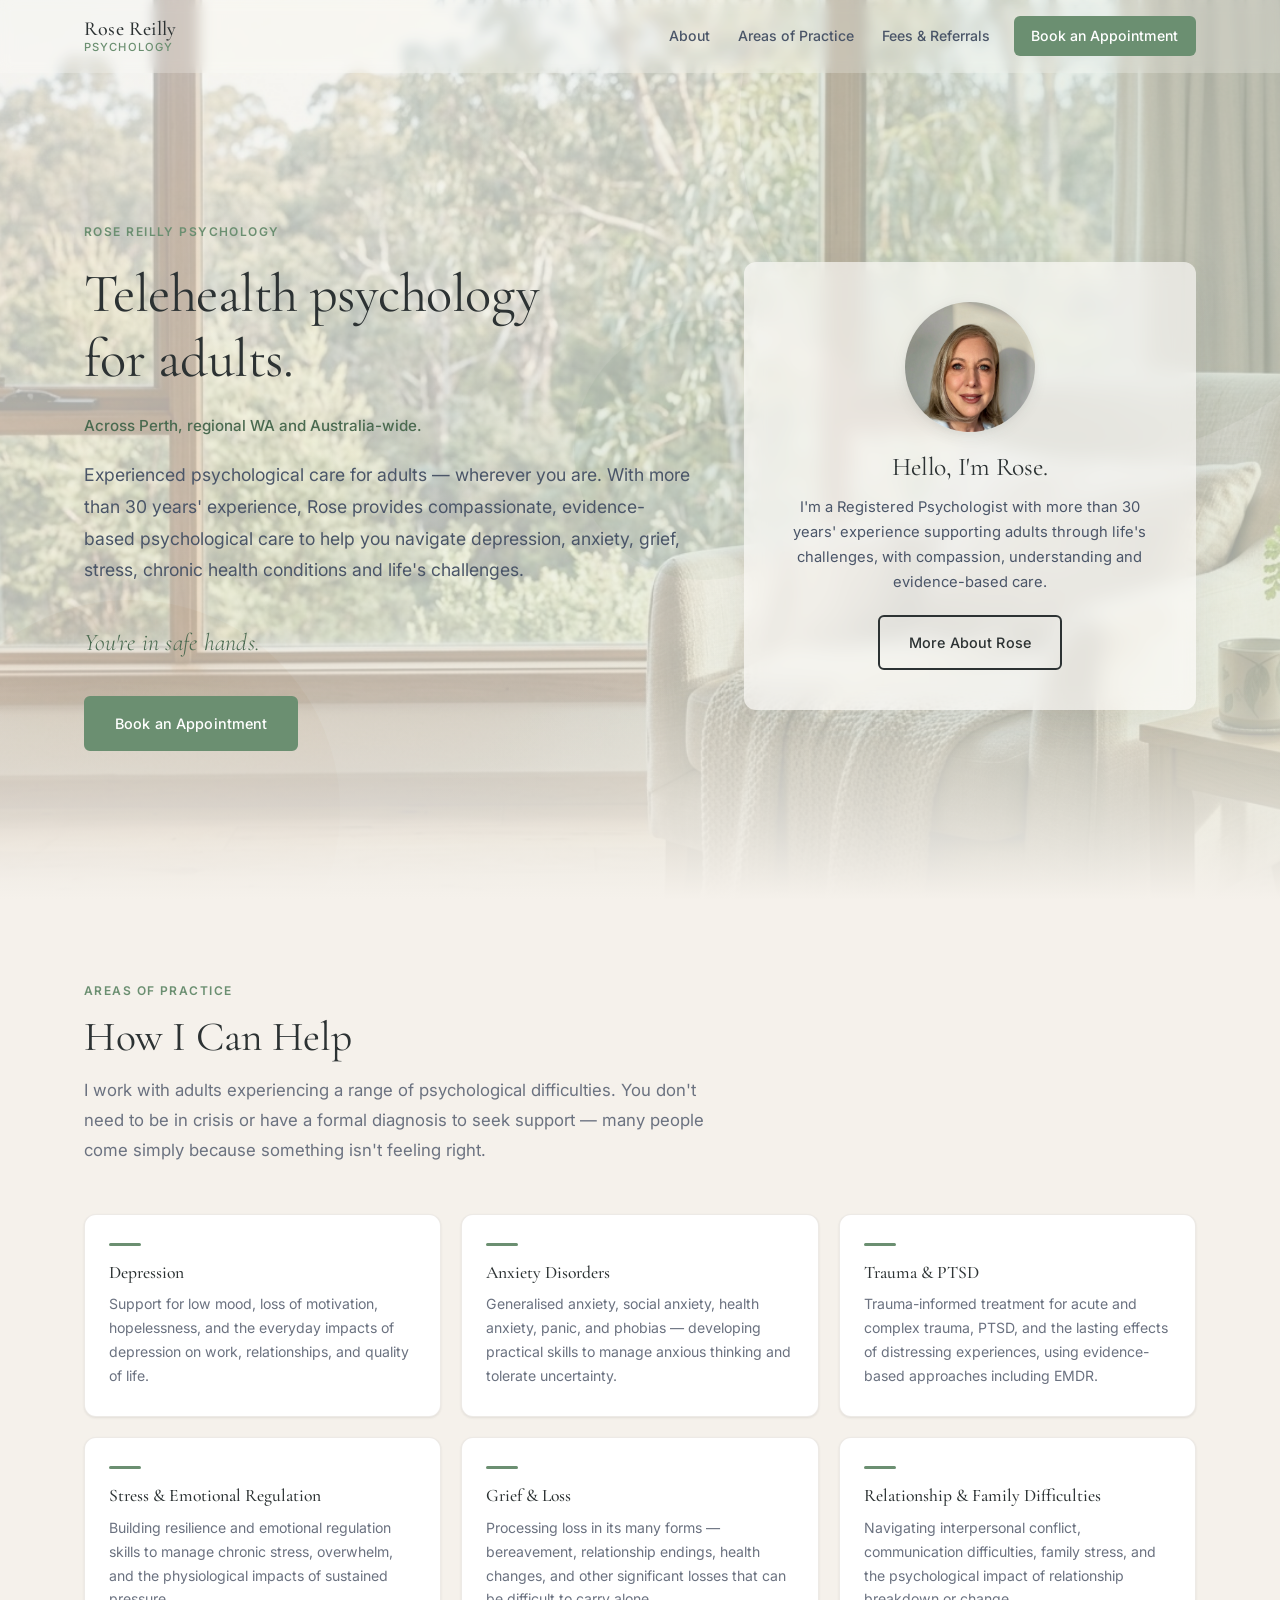
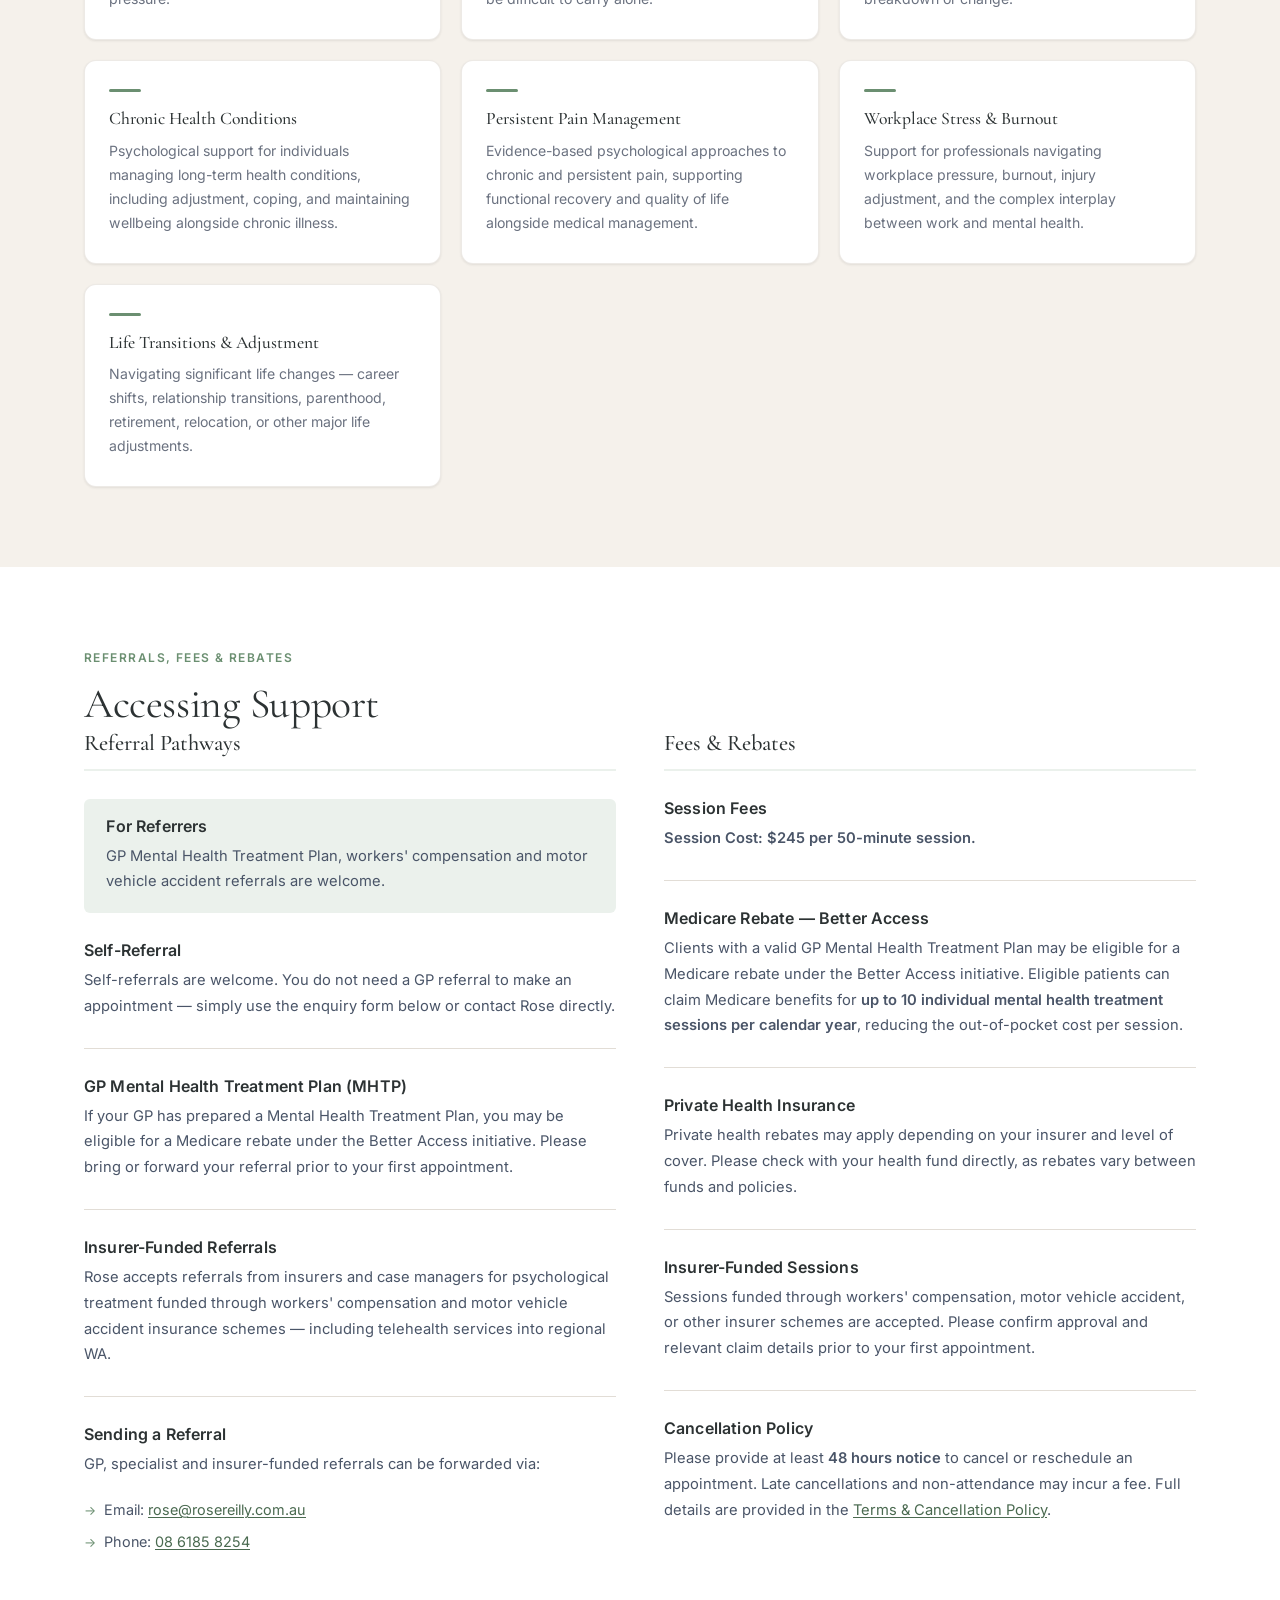
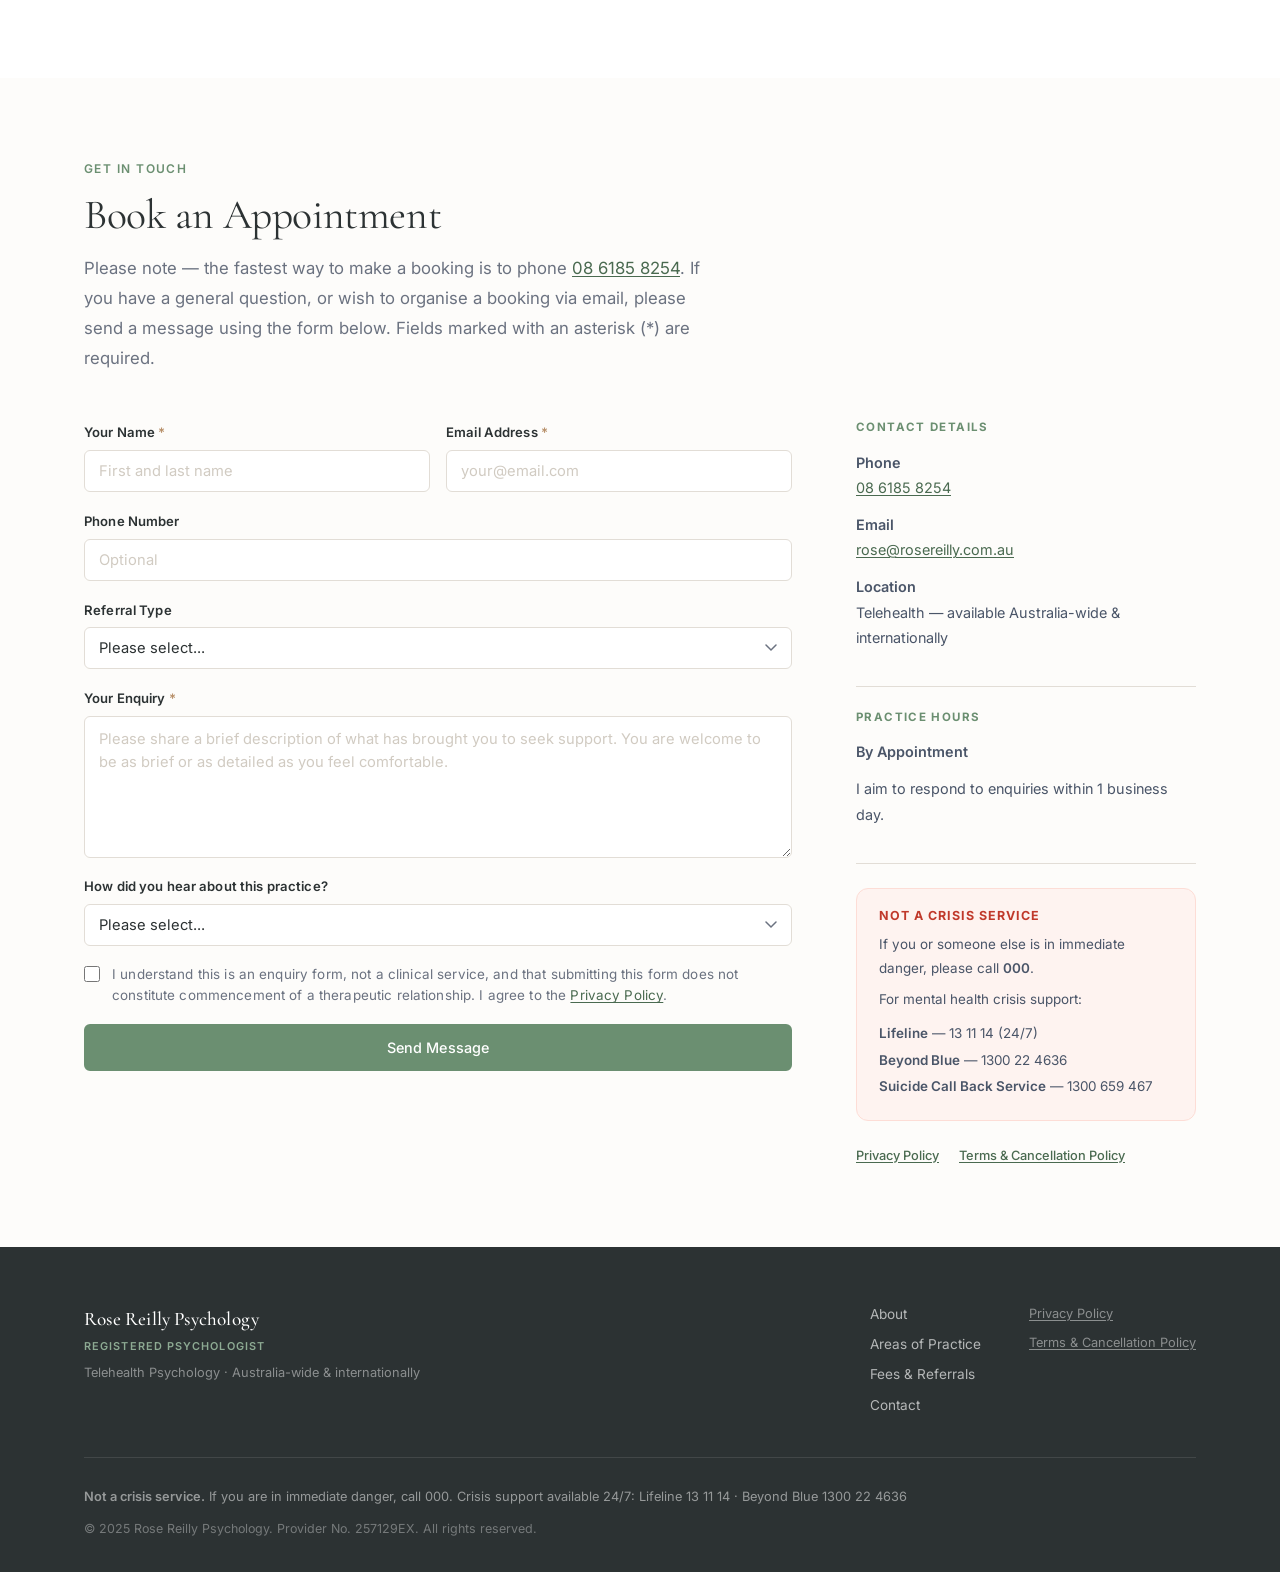
<file: index.html>
<!DOCTYPE html>
<html lang="en">
<head>
    <meta charset="UTF-8">
    <meta name="viewport" content="width=device-width, initial-scale=1.0">
    <title>Rose Reilly Psychology | Experienced Psychological Care</title>
    <meta name="description" content="Rose Reilly Psychology — compassionate, evidence-based psychological care for adults. More than 30 years' experience supporting people through depression, anxiety, grief, trauma, and life's challenges.">
    <link rel="preconnect" href="https://fonts.googleapis.com">
    <link rel="preconnect" href="https://fonts.gstatic.com" crossorigin>
    <link href="https://fonts.googleapis.com/css2?family=Cormorant+Garamond:ital,wght@0,300;0,400;0,500;0,600;1,300;1,400&family=Inter:wght@300;400;500;600&display=swap" rel="stylesheet">
    <link rel="stylesheet" href="styles.css">
</head>
<body>

    <!-- Navigation -->
    <header class="nav" id="nav">
        <div class="nav-container">
            <a href="#hero" class="nav-brand">
                <span class="nav-name">Rose Reilly</span>
                <span class="nav-credential">Psychology</span>
            </a>
            <button class="nav-toggle" id="navToggle" aria-label="Open navigation menu" aria-expanded="false">
                <span></span>
                <span></span>
                <span></span>
            </button>
            <nav class="nav-links" id="navLinks" aria-label="Main navigation">
                <a href="about.html">About</a>
                <a href="#areas">Areas of Practice</a>
                <a href="#referrals">Fees &amp; Referrals</a>
                <a href="#contact" class="nav-cta">Book an Appointment</a>
            </nav>
        </div>
    </header>

    <main>

        <!-- ===================== HERO ===================== -->
        <section class="hero" id="hero">
            <div class="hero-bg">
                <div class="hero-circle hero-circle-1"></div>
                <div class="hero-circle hero-circle-2"></div>
                <div class="hero-circle hero-circle-3"></div>
                <div class="hero-slideshow" id="heroSlideshow" aria-hidden="true">
                    <img src="public/tele1.jpg" class="hero-slide is-active" alt="">
                    <img src="public/tele2.jpg" class="hero-slide" alt="">
                    <img src="public/tele3.png" class="hero-slide" alt="">
                </div>
            </div>
            <div class="hero-content">
                <div class="hero-grid">
                    <div class="hero-text">
                        <span class="eyebrow">Rose Reilly Psychology</span>
                        <h1>Telehealth psychology<br>for adults.</h1>
                        <p class="hero-location">Across Perth, regional WA and Australia-wide.</p>
                        <p class="hero-sub">Experienced psychological care for adults &mdash; wherever you are. With more than 30 years' experience, Rose provides compassionate, evidence-based psychological care to help you navigate depression, anxiety, grief, stress, chronic health conditions and life's challenges.</p>
                        <p class="hero-tagline">You're in safe hands.</p>
                        <div class="hero-actions">
                            <a href="#contact" class="btn btn-primary">Book an Appointment</a>
                        </div>
                    </div>
                    <div class="hero-meet">
                        <div class="hero-meet-photo-wrap">
                            <img src="public/rose-reilly.jpg" alt="Rose Reilly, Psychologist" class="hero-meet-photo">
                        </div>
                        <h2>Hello, I'm Rose.</h2>
                        <p>I'm a Registered Psychologist with more than 30 years' experience supporting adults through life's challenges, with compassion, understanding and evidence-based care.</p>
                        <a href="about.html" class="btn btn-secondary">More About Rose</a>
                    </div>
                </div>
            </div>
        </section>

        <!-- ===================== AREAS OF PRACTICE ===================== -->
        <section class="section section-cream" id="areas">
            <div class="container">
                <span class="eyebrow">Areas of Practice</span>
                <h2>How I Can Help</h2>
                <p class="section-intro">I work with adults experiencing a range of psychological difficulties. You don't need to be in crisis or have a formal diagnosis to seek support — many people come simply because something isn't feeling right.</p>

                <div class="areas-grid">
                    <div class="area-card">
                        <div class="area-marker"></div>
                        <h3>Depression</h3>
                        <p>Support for low mood, loss of motivation, hopelessness, and the everyday impacts of depression on work, relationships, and quality of life.</p>
                    </div>
                    <div class="area-card">
                        <div class="area-marker"></div>
                        <h3>Anxiety Disorders</h3>
                        <p>Generalised anxiety, social anxiety, health anxiety, panic, and phobias — developing practical skills to manage anxious thinking and tolerate uncertainty.</p>
                    </div>
                    <div class="area-card">
                        <div class="area-marker"></div>
                        <h3>Trauma &amp; PTSD</h3>
                        <p>Trauma-informed treatment for acute and complex trauma, PTSD, and the lasting effects of distressing experiences, using evidence-based approaches including EMDR.</p>
                    </div>
                    <div class="area-card">
                        <div class="area-marker"></div>
                        <h3>Stress &amp; Emotional Regulation</h3>
                        <p>Building resilience and emotional regulation skills to manage chronic stress, overwhelm, and the physiological impacts of sustained pressure.</p>
                    </div>
                    <div class="area-card">
                        <div class="area-marker"></div>
                        <h3>Grief &amp; Loss</h3>
                        <p>Processing loss in its many forms — bereavement, relationship endings, health changes, and other significant losses that can be difficult to carry alone.</p>
                    </div>
                    <div class="area-card">
                        <div class="area-marker"></div>
                        <h3>Relationship &amp; Family Difficulties</h3>
                        <p>Navigating interpersonal conflict, communication difficulties, family stress, and the psychological impact of relationship breakdown or change.</p>
                    </div>
                    <div class="area-card">
                        <div class="area-marker"></div>
                        <h3>Chronic Health Conditions</h3>
                        <p>Psychological support for individuals managing long-term health conditions, including adjustment, coping, and maintaining wellbeing alongside chronic illness.</p>
                    </div>
                    <div class="area-card">
                        <div class="area-marker"></div>
                        <h3>Persistent Pain Management</h3>
                        <p>Evidence-based psychological approaches to chronic and persistent pain, supporting functional recovery and quality of life alongside medical management.</p>
                    </div>
                    <div class="area-card">
                        <div class="area-marker"></div>
                        <h3>Workplace Stress &amp; Burnout</h3>
                        <p>Support for professionals navigating workplace pressure, burnout, injury adjustment, and the complex interplay between work and mental health.</p>
                    </div>
                    <div class="area-card">
                        <div class="area-marker"></div>
                        <h3>Life Transitions &amp; Adjustment</h3>
                        <p>Navigating significant life changes — career shifts, relationship transitions, parenthood, retirement, relocation, or other major life adjustments.</p>
                    </div>
                </div>
            </div>
        </section>

        <!-- ===================== REFERRALS, FEES & REBATES ===================== -->
        <section class="section section-white" id="referrals">
            <div class="container">
                <span class="eyebrow">Referrals, Fees &amp; Rebates</span>
                <h2>Accessing Support</h2>

                <div class="referrals-grid">
                    <div class="referral-block">
                        <h3>Referral Pathways</h3>

                        <div class="referral-item referral-item-highlight">
                            <h4>For Referrers</h4>
                            <p>GP Mental Health Treatment Plan, workers' compensation and motor vehicle accident referrals are welcome.</p>
                        </div>

                        <div class="referral-item">
                            <h4>Self-Referral</h4>
                            <p>Self-referrals are welcome. You do not need a GP referral to make an appointment — simply use the enquiry form below or contact Rose directly.</p>
                        </div>

                        <div class="referral-item">
                            <h4>GP Mental Health Treatment Plan (MHTP)</h4>
                            <p>If your GP has prepared a Mental Health Treatment Plan, you may be eligible for a Medicare rebate under the Better Access initiative. Please bring or forward your referral prior to your first appointment.</p>
                        </div>

                        <div class="referral-item">
                            <h4>Insurer-Funded Referrals</h4>
                            <p>Rose accepts referrals from insurers and case managers for psychological treatment funded through workers' compensation and motor vehicle accident insurance schemes — including telehealth services into regional WA.</p>
                        </div>
                        <div class="referral-item">
                            <h4>Sending a Referral</h4>
                            <p>GP, specialist and insurer-funded referrals can be forwarded via:</p>
                            <ul class="detail-list">
                                <li>Email: <a href="mailto:rose@rosereilly.com.au">rose@rosereilly.com.au</a></li>
                                <li>Phone: <a href="tel:0861858254">08 6185 8254</a></li>
                            </ul>
                        </div>
                    </div>

                    <div class="referral-block">
                        <h3>Fees &amp; Rebates</h3>

                        <div class="referral-item">
                            <h4>Session Fees</h4>
                            <p><strong>Session Cost: $245 per 50-minute session.</strong></p>
                        </div>

                        <div class="referral-item">
                            <h4>Medicare Rebate — Better Access</h4>
                            <p>Clients with a valid GP Mental Health Treatment Plan may be eligible for a Medicare rebate under the Better Access initiative. Eligible patients can claim Medicare benefits for <strong>up to 10 individual mental health treatment sessions per calendar year</strong>, reducing the out-of-pocket cost per session.</p>
                        </div>

                        <div class="referral-item">
                            <h4>Private Health Insurance</h4>
                            <p>Private health rebates may apply depending on your insurer and level of cover. Please check with your health fund directly, as rebates vary between funds and policies.</p>
                        </div>

                        <div class="referral-item">
                            <h4>Insurer-Funded Sessions</h4>
                            <p>Sessions funded through workers' compensation, motor vehicle accident, or other insurer schemes are accepted. Please confirm approval and relevant claim details prior to your first appointment.</p>
                        </div>

                        <div class="referral-item">
                            <h4>Cancellation Policy</h4>
                            <p>Please provide at least <strong>48 hours notice</strong> to cancel or reschedule an appointment. Late cancellations and non-attendance may incur a fee. Full details are provided in the <a href="terms.html">Terms &amp; Cancellation Policy</a>.</p>
                        </div>
                    </div>
                </div>
            </div>
        </section>

        <!-- ===================== CONTACT / BOOKING ===================== -->
        <section class="section section-warm" id="contact">
            <div class="container">
                <span class="eyebrow">Get in Touch</span>
                <h2>Book an Appointment</h2>
                <p class="section-intro">Please note &mdash; the fastest way to make a booking is to phone <a href="tel:0861858254">08 6185 8254</a>. If you have a general question, or wish to organise a booking via email, please send a message using the form below. Fields marked with an asterisk (*) are required.</p>

                <div class="contact-layout">
                    <div class="contact-form-area">
                        <form class="contact-form" id="contactForm" action="#" method="POST" novalidate>
                            <div class="form-row">
                                <div class="form-group">
                                    <label for="name">Your Name <span class="required">*</span></label>
                                    <input type="text" id="name" name="name" required autocomplete="name" placeholder="First and last name">
                                </div>
                                <div class="form-group">
                                    <label for="email">Email Address <span class="required">*</span></label>
                                    <input type="email" id="email" name="email" required autocomplete="email" placeholder="your@email.com">
                                </div>
                            </div>
                            <div class="form-group">
                                <label for="phone">Phone Number</label>
                                <input type="tel" id="phone" name="phone" autocomplete="tel" placeholder="Optional">
                            </div>
                            <div class="form-group">
                                <label for="referral">Referral Type</label>
                                <select id="referral" name="referral">
                                    <option value="">Please select...</option>
                                    <option value="self">Self-referral</option>
                                    <option value="gp">GP / Mental Health Treatment Plan</option>
                                    <option value="specialist">Specialist referral</option>
                                    <option value="other">Other</option>
                                </select>
                            </div>
                            <div class="form-group">
                                <label for="message">Your Enquiry <span class="required">*</span></label>
                                <textarea id="message" name="message" rows="5" required placeholder="Please share a brief description of what has brought you to seek support. You are welcome to be as brief or as detailed as you feel comfortable."></textarea>
                            </div>
                            <div class="form-group">
                                <label for="hearAbout">How did you hear about this practice?</label>
                                <select id="hearAbout" name="hearAbout">
                                    <option value="">Please select...</option>
                                    <option value="gp">GP / Treating doctor</option>
                                    <option value="search">Internet search</option>
                                    <option value="referral">Friend or colleague</option>
                                    <option value="directory">Psychology directory</option>
                                    <option value="other">Other</option>
                                </select>
                            </div>
                            <div class="form-group form-consent">
                                <label class="checkbox-label">
                                    <input type="checkbox" name="consent" required>
                                    <span>I understand this is an enquiry form, not a clinical service, and that submitting this form does not constitute commencement of a therapeutic relationship. I agree to the <a href="privacy.html">Privacy Policy</a>.</span>
                                </label>
                            </div>
                            <button type="submit" class="btn btn-primary">Send Message</button>
                        </form>
                    </div>

                    <aside class="contact-info">
                        <div class="contact-detail-block">
                            <h3>Contact Details</h3>
                            <p>
                                <strong>Phone</strong><br>
                                <a href="tel:0861858254">08 6185 8254</a>
                            </p>
                            <p>
                                <strong>Email</strong><br>
                                <a href="mailto:rose@rosereilly.com.au">rose@rosereilly.com.au</a>
                            </p>
                            <p>
                                <strong>Location</strong><br>
                                Telehealth &mdash; available Australia-wide &amp; internationally
                            </p>
                        </div>

                        <div class="contact-detail-block">
                            <h3>Practice Hours</h3>
                            <p><strong>By Appointment</strong></p>
                            <p class="small-note">I aim to respond to enquiries within 1 business day.</p>
                        </div>

                        <div class="crisis-box">
                            <h4>Not a Crisis Service</h4>
                            <p>If you or someone else is in immediate danger, please call <strong>000</strong>.</p>
                            <p>For mental health crisis support:</p>
                            <ul>
                                <li><strong>Lifeline</strong> &mdash; 13 11 14 (24/7)</li>
                                <li><strong>Beyond Blue</strong> &mdash; 1300 22 4636</li>
                                <li><strong>Suicide Call Back Service</strong> &mdash; 1300 659 467</li>
                            </ul>
                        </div>

                        <div class="policy-links">
                            <a href="privacy.html">Privacy Policy</a>
                            <a href="terms.html">Terms &amp; Cancellation Policy</a>
                        </div>
                    </aside>
                </div>
            </div>
        </section>

    </main>

    <!-- ===================== FOOTER ===================== -->
    <footer class="footer">
        <div class="container">
            <div class="footer-inner">
                <div class="footer-brand">
                    <span class="footer-name">Rose Reilly Psychology</span>
                    <span class="footer-credential">Registered Psychologist</span>
                    <p class="footer-tagline">Telehealth Psychology &middot; Australia-wide &amp; internationally</p>
                </div>
                <nav class="footer-nav" aria-label="Footer navigation">
                    <a href="about.html">About</a>
                    <a href="#areas">Areas of Practice</a>
                    <a href="#referrals">Fees &amp; Referrals</a>
                    <a href="#contact">Contact</a>
                </nav>
                <div class="footer-legal-links">
                    <a href="privacy.html">Privacy Policy</a>
                    <a href="terms.html">Terms &amp; Cancellation Policy</a>
                </div>
            </div>
            <div class="footer-bottom">
                <p class="crisis-disclaimer"><strong>Not a crisis service.</strong> If you are in immediate danger, call 000. Crisis support available 24/7: Lifeline 13 11 14 &middot; Beyond Blue 1300 22 4636</p>
                <p class="copyright">&copy; 2025 Rose Reilly Psychology. Provider No. 257129EX. All rights reserved.</p>
            </div>
        </div>
    </footer>

    <script src="script.js"></script>
</body>
</html>
</file>
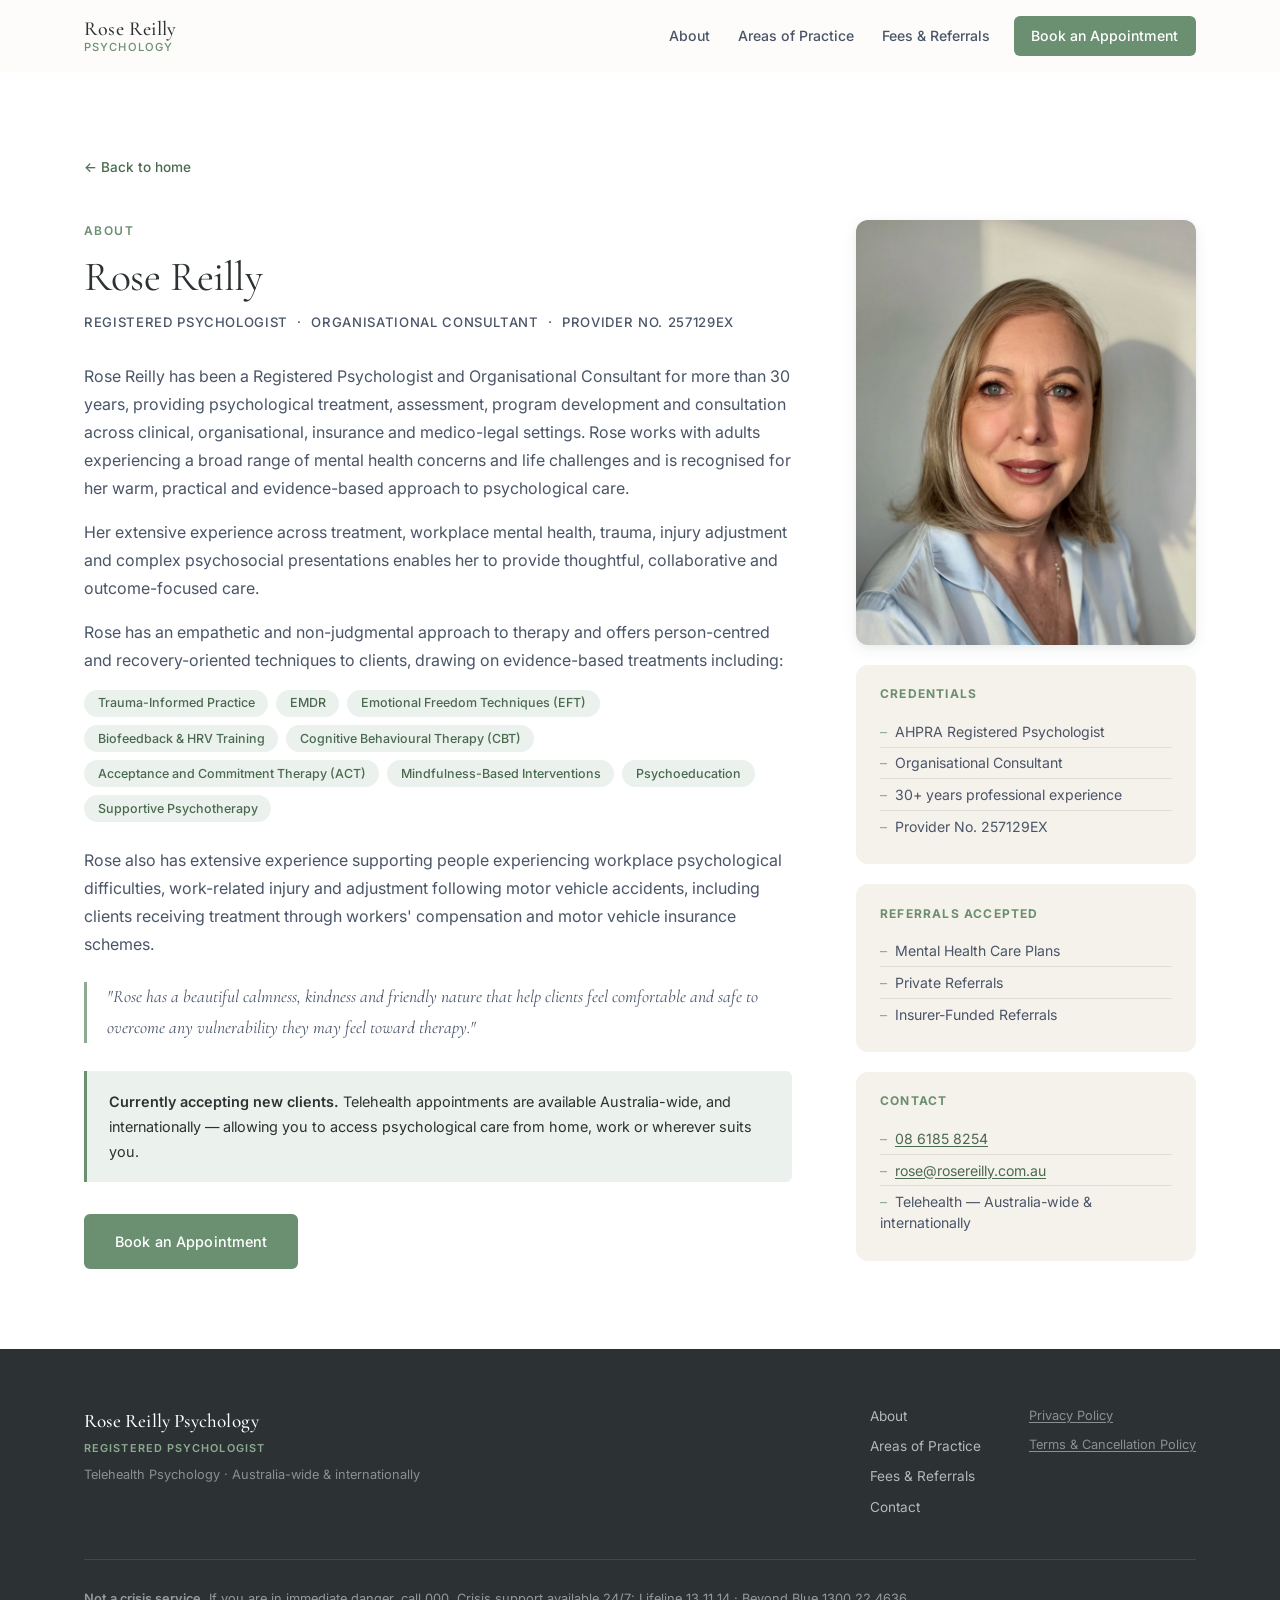
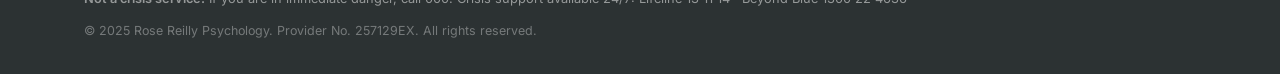
<file: about.html>
<!DOCTYPE html>
<html lang="en">
<head>
    <meta charset="UTF-8">
    <meta name="viewport" content="width=device-width, initial-scale=1.0">
    <title>About Rose | Rose Reilly Psychology</title>
    <meta name="description" content="Rose Reilly is a Registered Psychologist with more than 30 years' experience providing telehealth psychological care to adults across Perth, regional WA and Australia-wide.">
    <link rel="preconnect" href="https://fonts.googleapis.com">
    <link rel="preconnect" href="https://fonts.gstatic.com" crossorigin>
    <link href="https://fonts.googleapis.com/css2?family=Cormorant+Garamond:ital,wght@0,300;0,400;0,500;0,600;1,300;1,400&family=Inter:wght@300;400;500;600&display=swap" rel="stylesheet">
    <link rel="stylesheet" href="styles.css">
</head>
<body>

    <!-- Navigation -->
    <header class="nav is-scrolled" id="nav">
        <div class="nav-container">
            <a href="index.html" class="nav-brand">
                <span class="nav-name">Rose Reilly</span>
                <span class="nav-credential">Psychology</span>
            </a>
            <button class="nav-toggle" id="navToggle" aria-label="Open navigation menu" aria-expanded="false">
                <span></span>
                <span></span>
                <span></span>
            </button>
            <nav class="nav-links" id="navLinks" aria-label="Main navigation">
                <a href="about.html">About</a>
                <a href="index.html#areas">Areas of Practice</a>
                <a href="index.html#referrals">Fees &amp; Referrals</a>
                <a href="index.html#contact" class="nav-cta">Book an Appointment</a>
            </nav>
        </div>
    </header>

    <main style="padding-top: 72px;">

        <!-- ===================== ABOUT ===================== -->
        <section class="section section-white" id="about">
            <div class="container">
                <a href="index.html" class="back-link" style="display:inline-flex;align-items:center;gap:0.4rem;font-size:0.85rem;font-weight:500;text-decoration:none;color:var(--sage-dark);margin-bottom:2.5rem;">&larr; Back to home</a>

                <div class="about-layout">
                    <div class="about-main">
                        <span class="eyebrow">About</span>
                        <h2>Rose Reilly</h2>
                        <p class="credentials">Registered Psychologist &nbsp;&middot;&nbsp; Organisational Consultant &nbsp;&middot;&nbsp; Provider No. 257129EX</p>

                        <p>Rose Reilly has been a Registered Psychologist and Organisational Consultant for more than 30 years, providing psychological treatment, assessment, program development and consultation across clinical, organisational, insurance and medico-legal settings. Rose works with adults experiencing a broad range of mental health concerns and life challenges and is recognised for her warm, practical and evidence-based approach to psychological care.</p>

                        <p>Her extensive experience across treatment, workplace mental health, trauma, injury adjustment and complex psychosocial presentations enables her to provide thoughtful, collaborative and outcome-focused care.</p>

                        <p>Rose has an empathetic and non-judgmental approach to therapy and offers person-centred and recovery-oriented techniques to clients, drawing on evidence-based treatments including:</p>

                        <div class="approaches">
                            <span>Trauma-Informed Practice</span>
                            <span>EMDR</span>
                            <span>Emotional Freedom Techniques (EFT)</span>
                            <span>Biofeedback &amp; HRV Training</span>
                            <span>Cognitive Behavioural Therapy (CBT)</span>
                            <span>Acceptance and Commitment Therapy (ACT)</span>
                            <span>Mindfulness-Based Interventions</span>
                            <span>Psychoeducation</span>
                            <span>Supportive Psychotherapy</span>
                        </div>

                        <p>Rose also has extensive experience supporting people experiencing workplace psychological difficulties, work-related injury and adjustment following motor vehicle accidents, including clients receiving treatment through workers' compensation and motor vehicle insurance schemes.</p>

                        <p class="about-testimonial"><em>"Rose has a beautiful calmness, kindness and friendly nature that help clients feel comfortable and safe to overcome any vulnerability they may feel toward therapy."</em></p>

                        <div class="availability-note">
                            <strong>Currently accepting new clients.</strong> Telehealth appointments are available Australia-wide, and internationally — allowing you to access psychological care from home, work or wherever suits you.
                        </div>

                        <div class="hero-actions" style="margin-top: 2rem;">
                            <a href="index.html#contact" class="btn btn-primary">Book an Appointment</a>
                        </div>
                    </div>

                    <aside class="about-sidebar">
                        <div class="about-portrait-wrap">
                            <img src="public/rose-reilly.jpg" alt="Rose Reilly, Psychologist" class="about-portrait">
                        </div>
                        <div class="info-card">
                            <h3>Credentials</h3>
                            <ul>
                                <li>AHPRA Registered Psychologist</li>
                                <li>Organisational Consultant</li>
                                <li>30+ years professional experience</li>
                                <li>Provider No. 257129EX</li>
                            </ul>
                        </div>
                        <div class="info-card">
                            <h3>Referrals Accepted</h3>
                            <ul>
                                <li>Mental Health Care Plans</li>
                                <li>Private Referrals</li>
                                <li>Insurer-Funded Referrals</li>
                            </ul>
                        </div>
                        <div class="info-card">
                            <h3>Contact</h3>
                            <ul>
                                <li><a href="tel:0861858254">08 6185 8254</a></li>
                                <li><a href="mailto:rose@rosereilly.com.au">rose@rosereilly.com.au</a></li>
                                <li>Telehealth &mdash; Australia-wide &amp; internationally</li>
                            </ul>
                        </div>
                    </aside>
                </div>
            </div>
        </section>

    </main>

    <!-- ===================== FOOTER ===================== -->
    <footer class="footer">
        <div class="container">
            <div class="footer-inner">
                <div class="footer-brand">
                    <span class="footer-name">Rose Reilly Psychology</span>
                    <span class="footer-credential">Registered Psychologist</span>
                    <p class="footer-tagline">Telehealth Psychology &middot; Australia-wide &amp; internationally</p>
                </div>
                <nav class="footer-nav" aria-label="Footer navigation">
                    <a href="about.html">About</a>
                    <a href="index.html#areas">Areas of Practice</a>
                    <a href="index.html#referrals">Fees &amp; Referrals</a>
                    <a href="index.html#contact">Contact</a>
                </nav>
                <div class="footer-legal-links">
                    <a href="privacy.html">Privacy Policy</a>
                    <a href="terms.html">Terms &amp; Cancellation Policy</a>
                </div>
            </div>
            <div class="footer-bottom">
                <p class="crisis-disclaimer"><strong>Not a crisis service.</strong> If you are in immediate danger, call 000. Crisis support available 24/7: Lifeline 13 11 14 &middot; Beyond Blue 1300 22 4636</p>
                <p class="copyright">&copy; 2025 Rose Reilly Psychology. Provider No. 257129EX. All rights reserved.</p>
            </div>
        </div>
    </footer>

    <script src="script.js"></script>
</body>
</html>
</file>
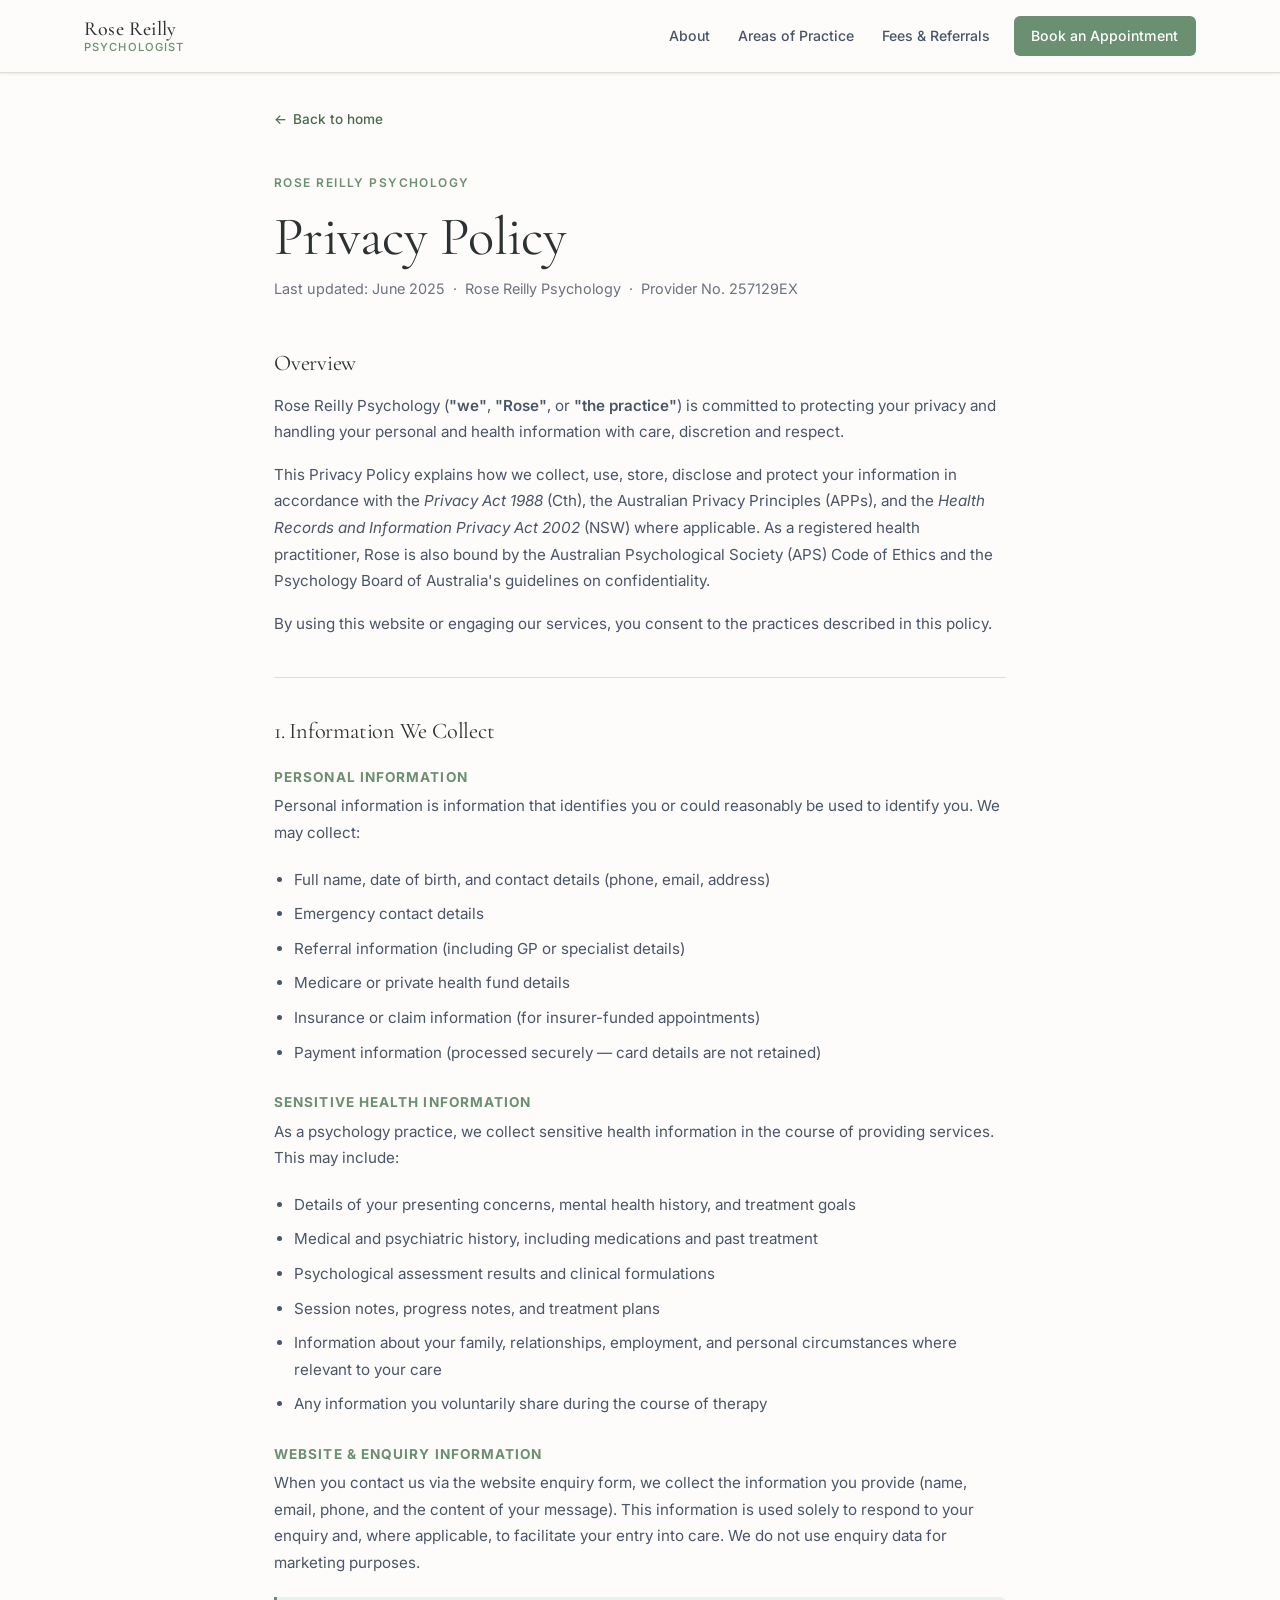
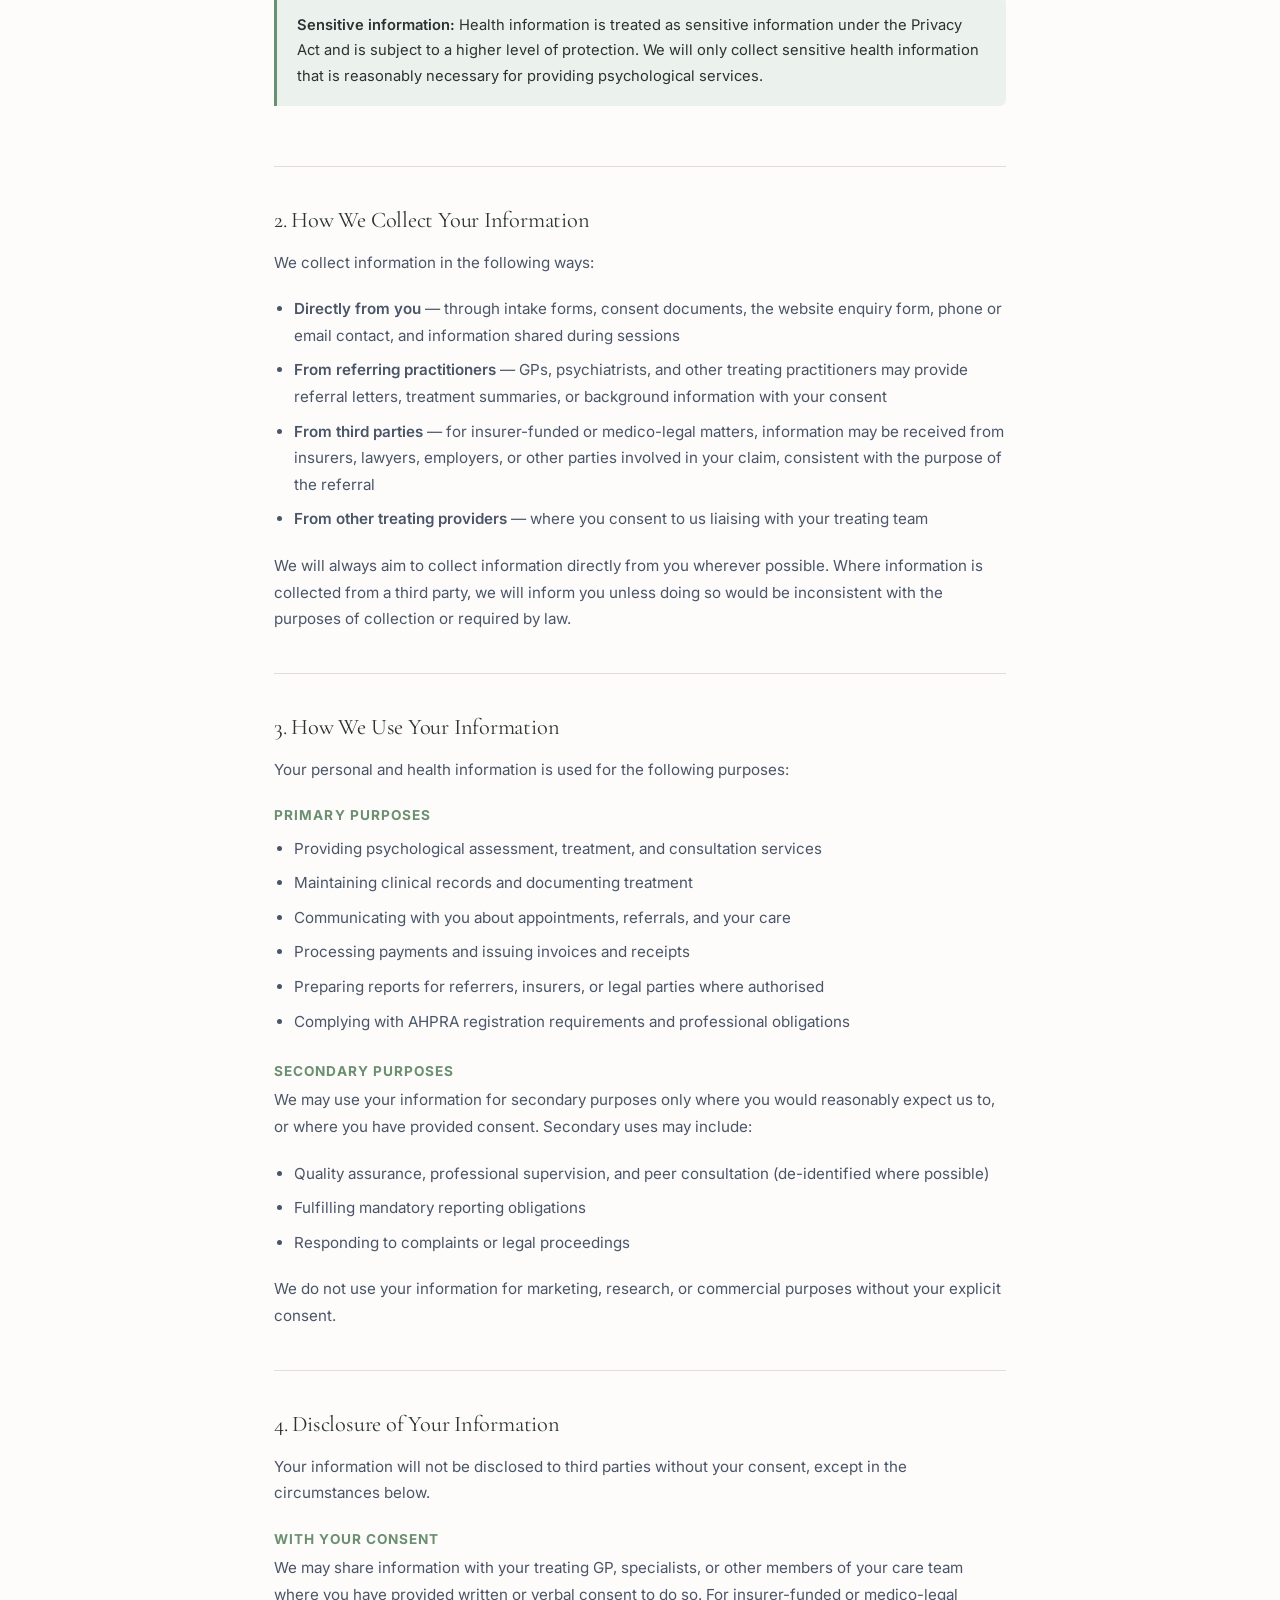
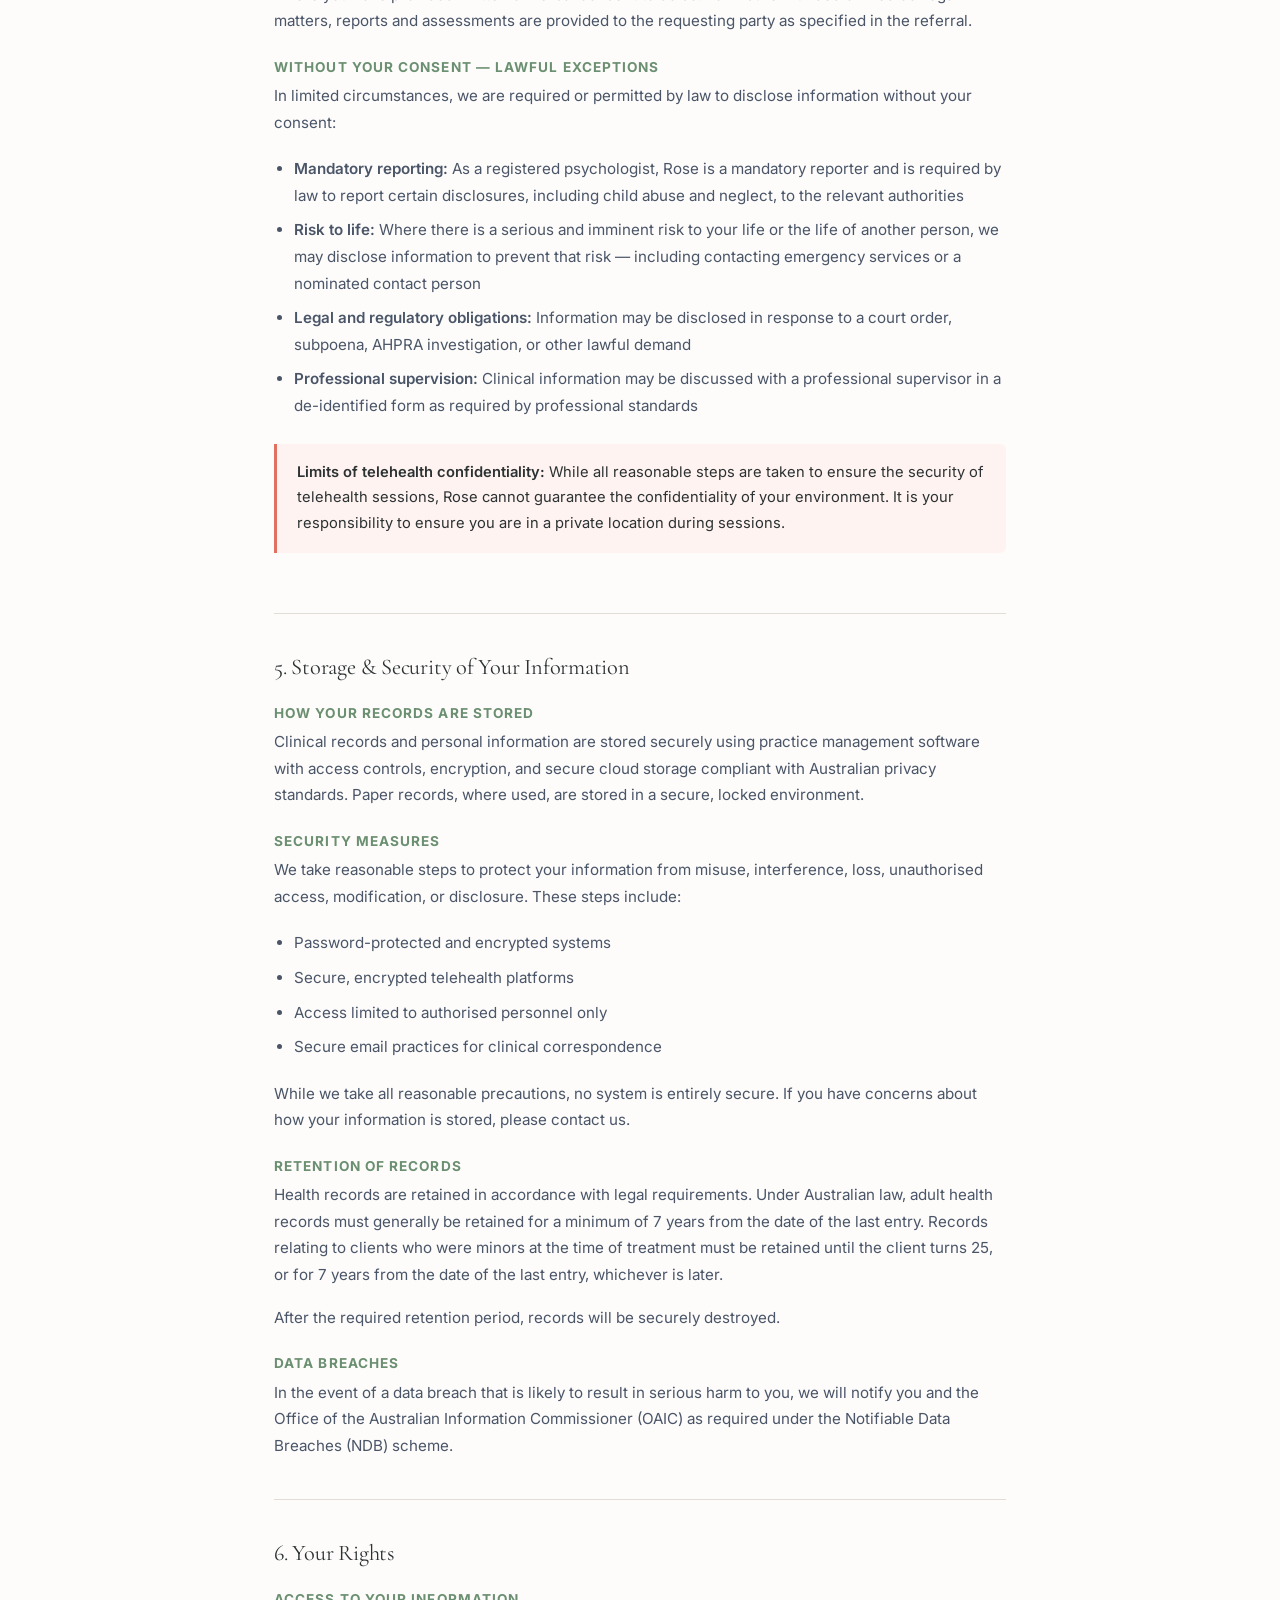
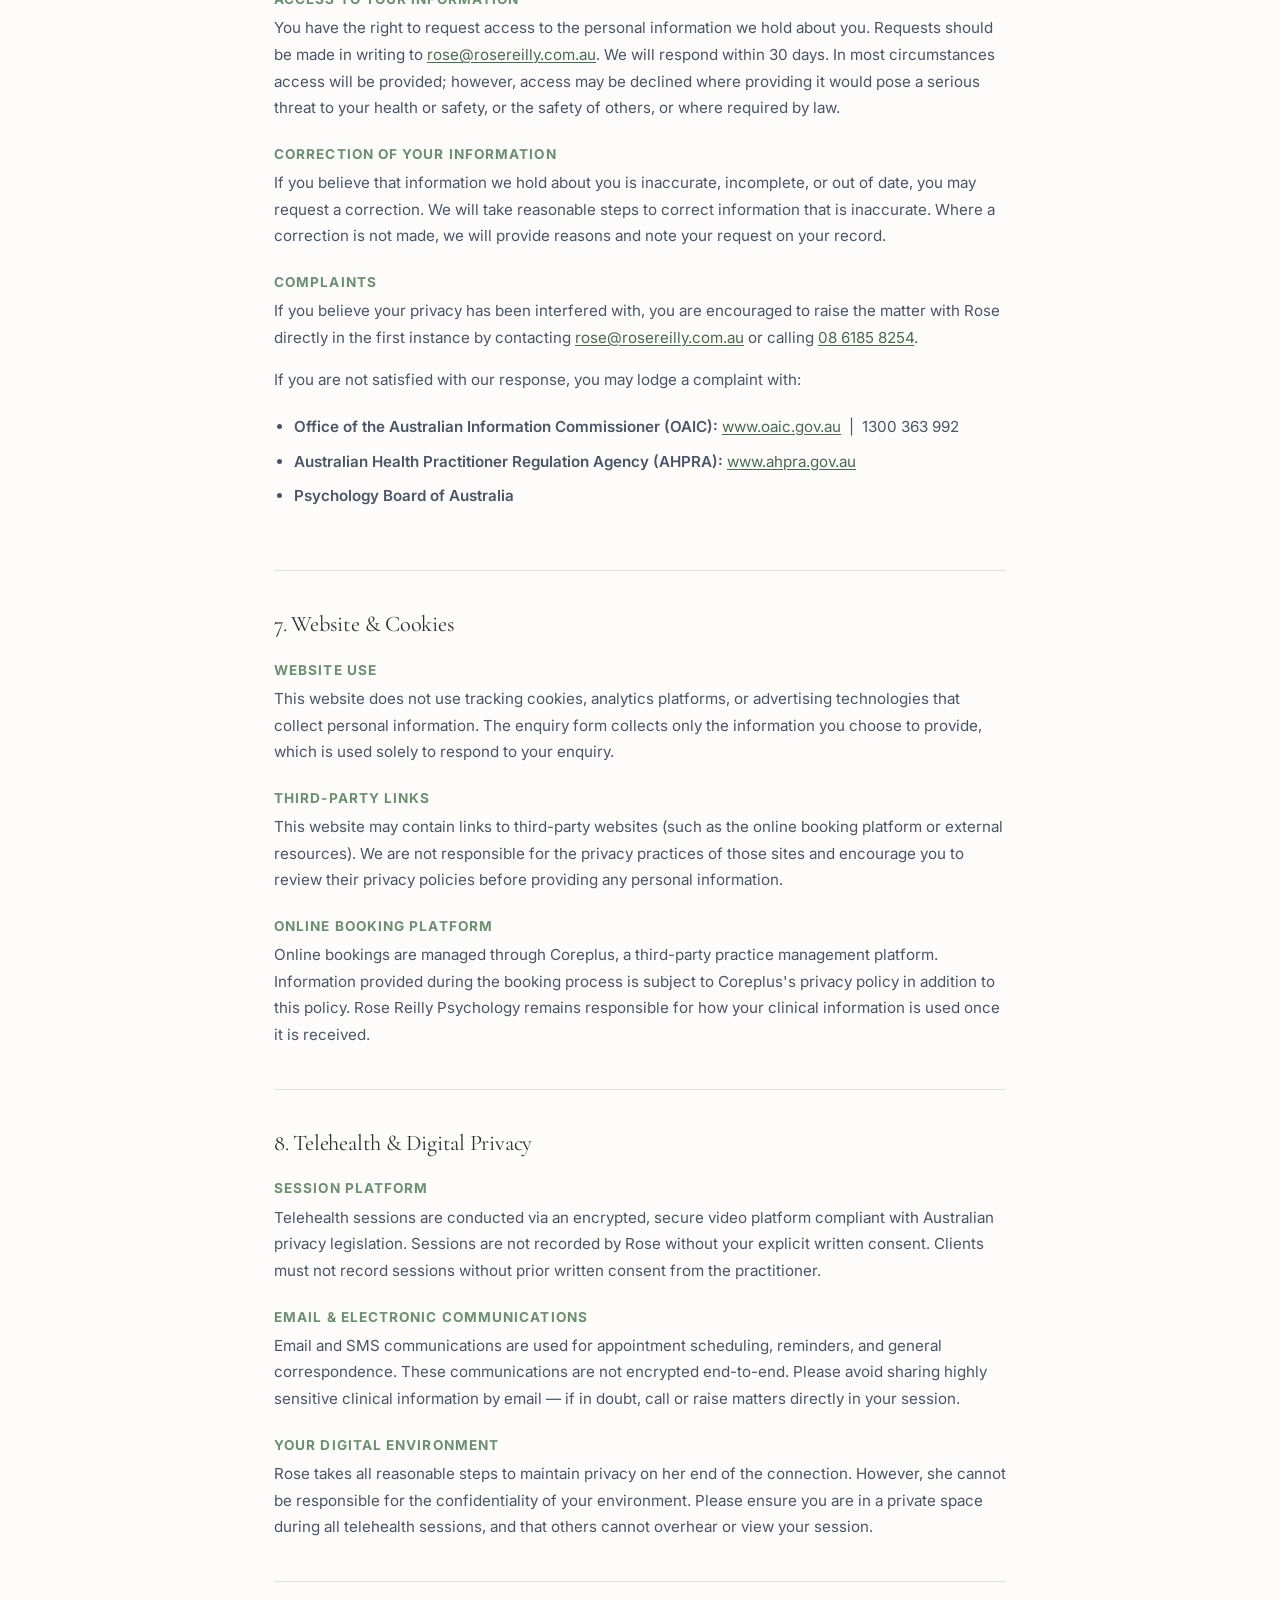
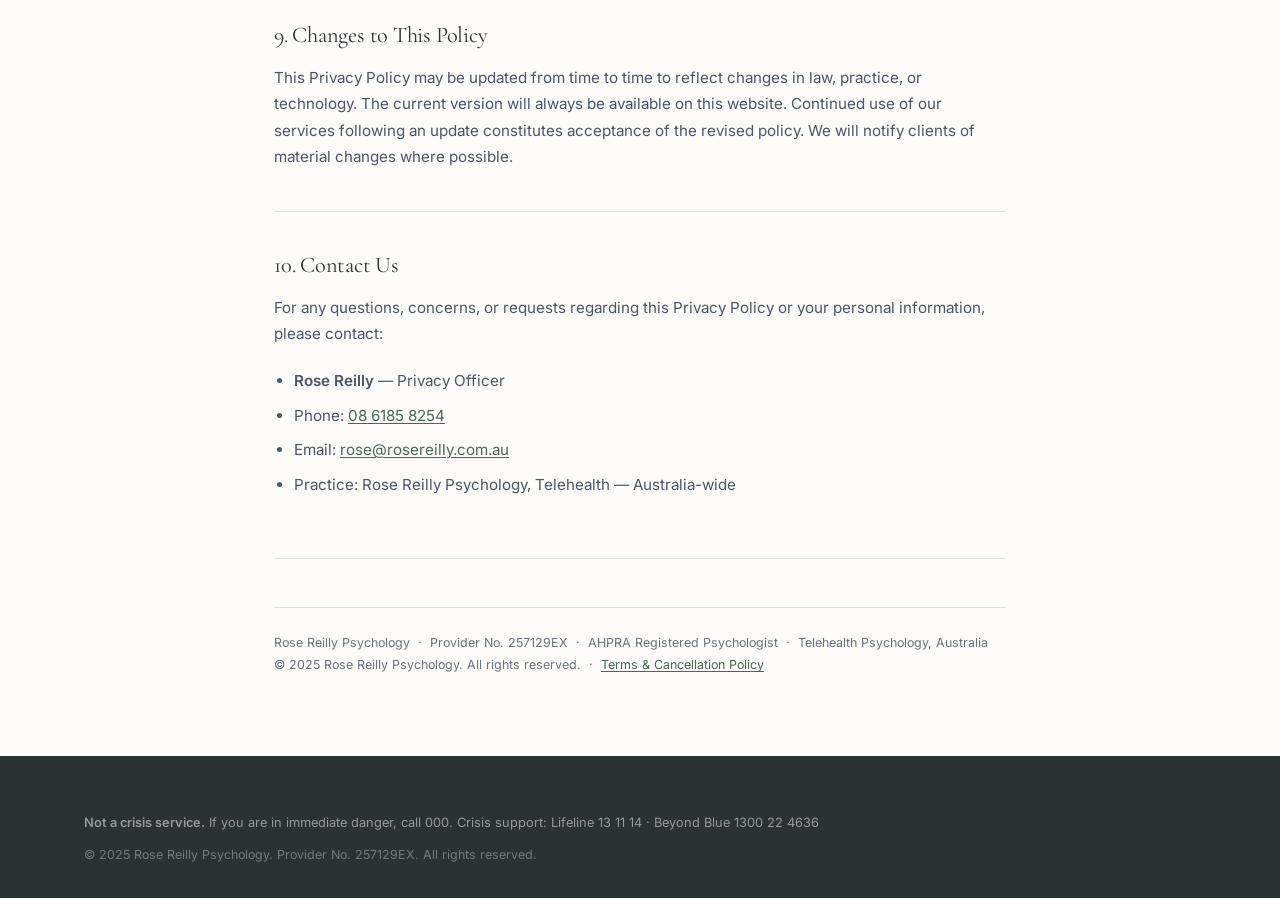
<file: privacy.html>
<!DOCTYPE html>
<html lang="en">
<head>
    <meta charset="UTF-8">
    <meta name="viewport" content="width=device-width, initial-scale=1.0">
    <title>Privacy Policy | Rose Reilly Psychology</title>
    <meta name="description" content="Privacy policy for Rose Reilly Psychology — how your personal and health information is collected, used, stored and protected.">
    <link rel="preconnect" href="https://fonts.googleapis.com">
    <link rel="preconnect" href="https://fonts.gstatic.com" crossorigin>
    <link href="https://fonts.googleapis.com/css2?family=Cormorant+Garamond:ital,wght@0,300;0,400;0,500;0,600;1,300;1,400&family=Inter:wght@300;400;500;600&display=swap" rel="stylesheet">
    <link rel="stylesheet" href="styles.css">
    <style>
        .policy-page { max-width: 780px; margin: 0 auto; padding: 2rem 1.5rem 5rem; }
        .policy-page h1 { margin-bottom: 0.4rem; }
        .policy-page .policy-subtitle { color: var(--grey); font-size: 0.9rem; margin-bottom: 3rem; }
        .policy-section { margin-bottom: 2.5rem; padding-bottom: 2.5rem; border-bottom: 1px solid var(--border); }
        .policy-section:last-child { border-bottom: none; }
        .policy-section h2 { font-size: 1.4rem; margin-bottom: 1rem; color: var(--charcoal); }
        .policy-section h3 { font-family: var(--font-sans); font-size: 0.85rem; font-weight: 700; letter-spacing: 0.08em; text-transform: uppercase; color: var(--sage); margin: 1.5rem 0 0.5rem; }
        .policy-section p { font-size: 0.95rem; color: var(--charcoal-mid); }
        .policy-section ul { padding-left: 1.25rem; margin-bottom: 1rem; }
        .policy-section ul li { font-size: 0.95rem; color: var(--charcoal-mid); padding: 0.25rem 0; list-style: disc; }
        .policy-highlight { background: var(--sage-light); border-left: 3px solid var(--sage); border-radius: 0 var(--radius) var(--radius) 0; padding: 1rem 1.25rem; margin: 1.25rem 0; font-size: 0.92rem; color: var(--charcoal); }
        .policy-warning { background: #FEF3F0; border-left: 3px solid #E07060; border-radius: 0 var(--radius) var(--radius) 0; padding: 1rem 1.25rem; margin: 1.25rem 0; font-size: 0.92rem; color: var(--charcoal); }
        .back-link { display: inline-flex; align-items: center; gap: 0.4rem; font-size: 0.85rem; font-weight: 500; text-decoration: none; color: var(--sage-dark); margin-bottom: 2.5rem; }
        .back-link:hover { color: var(--accent); }
        .back-link::before { content: '←'; }
        .policy-meta { font-size: 0.78rem; color: var(--grey); margin-top: 3rem; padding-top: 1.5rem; border-top: 1px solid var(--border); }
    </style>
</head>
<body>

    <!-- Navigation -->
    <header class="nav is-scrolled" id="nav">
        <div class="nav-container">
            <a href="index.html" class="nav-brand">
                <span class="nav-name">Rose Reilly</span>
                <span class="nav-credential">Psychologist</span>
            </a>
            <nav class="nav-links" aria-label="Main navigation">
                <a href="about.html">About</a>
                <a href="index.html#areas">Areas of Practice</a>
                <a href="index.html#referrals">Fees &amp; Referrals</a>
                <a href="index.html#contact" class="nav-cta">Book an Appointment</a>
            </nav>
        </div>
    </header>

    <main style="padding-top: 72px; background: var(--warm-white);">
        <div class="policy-page">

            <a href="index.html" class="back-link">Back to home</a>

            <span class="eyebrow">Rose Reilly Psychology</span>
            <h1>Privacy Policy</h1>
            <p class="policy-subtitle">Last updated: June 2025 &nbsp;&middot;&nbsp; Rose Reilly Psychology &nbsp;&middot;&nbsp; Provider No. 257129EX</p>

            <div class="policy-section">
                <h2>Overview</h2>
                <p>Rose Reilly Psychology (<strong>"we"</strong>, <strong>"Rose"</strong>, or <strong>"the practice"</strong>) is committed to protecting your privacy and handling your personal and health information with care, discretion and respect.</p>
                <p>This Privacy Policy explains how we collect, use, store, disclose and protect your information in accordance with the <em>Privacy Act 1988</em> (Cth), the Australian Privacy Principles (APPs), and the <em>Health Records and Information Privacy Act 2002</em> (NSW) where applicable. As a registered health practitioner, Rose is also bound by the Australian Psychological Society (APS) Code of Ethics and the Psychology Board of Australia's guidelines on confidentiality.</p>
                <p>By using this website or engaging our services, you consent to the practices described in this policy.</p>
            </div>

            <!-- 1. What information we collect -->
            <div class="policy-section">
                <h2>1. Information We Collect</h2>

                <h3>Personal Information</h3>
                <p>Personal information is information that identifies you or could reasonably be used to identify you. We may collect:</p>
                <ul>
                    <li>Full name, date of birth, and contact details (phone, email, address)</li>
                    <li>Emergency contact details</li>
                    <li>Referral information (including GP or specialist details)</li>
                    <li>Medicare or private health fund details</li>
                    <li>Insurance or claim information (for insurer-funded appointments)</li>
                    <li>Payment information (processed securely — card details are not retained)</li>
                </ul>

                <h3>Sensitive Health Information</h3>
                <p>As a psychology practice, we collect sensitive health information in the course of providing services. This may include:</p>
                <ul>
                    <li>Details of your presenting concerns, mental health history, and treatment goals</li>
                    <li>Medical and psychiatric history, including medications and past treatment</li>
                    <li>Psychological assessment results and clinical formulations</li>
                    <li>Session notes, progress notes, and treatment plans</li>
                    <li>Information about your family, relationships, employment, and personal circumstances where relevant to your care</li>
                    <li>Any information you voluntarily share during the course of therapy</li>
                </ul>

                <h3>Website &amp; Enquiry Information</h3>
                <p>When you contact us via the website enquiry form, we collect the information you provide (name, email, phone, and the content of your message). This information is used solely to respond to your enquiry and, where applicable, to facilitate your entry into care. We do not use enquiry data for marketing purposes.</p>

                <div class="policy-highlight">
                    <strong>Sensitive information:</strong> Health information is treated as sensitive information under the Privacy Act and is subject to a higher level of protection. We will only collect sensitive health information that is reasonably necessary for providing psychological services.
                </div>
            </div>

            <!-- 2. How we collect information -->
            <div class="policy-section">
                <h2>2. How We Collect Your Information</h2>
                <p>We collect information in the following ways:</p>
                <ul>
                    <li><strong>Directly from you</strong> — through intake forms, consent documents, the website enquiry form, phone or email contact, and information shared during sessions</li>
                    <li><strong>From referring practitioners</strong> — GPs, psychiatrists, and other treating practitioners may provide referral letters, treatment summaries, or background information with your consent</li>
                    <li><strong>From third parties</strong> — for insurer-funded or medico-legal matters, information may be received from insurers, lawyers, employers, or other parties involved in your claim, consistent with the purpose of the referral</li>
                    <li><strong>From other treating providers</strong> — where you consent to us liaising with your treating team</li>
                </ul>
                <p>We will always aim to collect information directly from you wherever possible. Where information is collected from a third party, we will inform you unless doing so would be inconsistent with the purposes of collection or required by law.</p>
            </div>

            <!-- 3. How we use your information -->
            <div class="policy-section">
                <h2>3. How We Use Your Information</h2>
                <p>Your personal and health information is used for the following purposes:</p>

                <h3>Primary Purposes</h3>
                <ul>
                    <li>Providing psychological assessment, treatment, and consultation services</li>
                    <li>Maintaining clinical records and documenting treatment</li>
                    <li>Communicating with you about appointments, referrals, and your care</li>
                    <li>Processing payments and issuing invoices and receipts</li>
                    <li>Preparing reports for referrers, insurers, or legal parties where authorised</li>
                    <li>Complying with AHPRA registration requirements and professional obligations</li>
                </ul>

                <h3>Secondary Purposes</h3>
                <p>We may use your information for secondary purposes only where you would reasonably expect us to, or where you have provided consent. Secondary uses may include:</p>
                <ul>
                    <li>Quality assurance, professional supervision, and peer consultation (de-identified where possible)</li>
                    <li>Fulfilling mandatory reporting obligations</li>
                    <li>Responding to complaints or legal proceedings</li>
                </ul>
                <p>We do not use your information for marketing, research, or commercial purposes without your explicit consent.</p>
            </div>

            <!-- 4. Disclosure -->
            <div class="policy-section">
                <h2>4. Disclosure of Your Information</h2>
                <p>Your information will not be disclosed to third parties without your consent, except in the circumstances below.</p>

                <h3>With Your Consent</h3>
                <p>We may share information with your treating GP, specialists, or other members of your care team where you have provided written or verbal consent to do so. For insurer-funded or medico-legal matters, reports and assessments are provided to the requesting party as specified in the referral.</p>

                <h3>Without Your Consent — Lawful Exceptions</h3>
                <p>In limited circumstances, we are required or permitted by law to disclose information without your consent:</p>
                <ul>
                    <li><strong>Mandatory reporting:</strong> As a registered psychologist, Rose is a mandatory reporter and is required by law to report certain disclosures, including child abuse and neglect, to the relevant authorities</li>
                    <li><strong>Risk to life:</strong> Where there is a serious and imminent risk to your life or the life of another person, we may disclose information to prevent that risk — including contacting emergency services or a nominated contact person</li>
                    <li><strong>Legal and regulatory obligations:</strong> Information may be disclosed in response to a court order, subpoena, AHPRA investigation, or other lawful demand</li>
                    <li><strong>Professional supervision:</strong> Clinical information may be discussed with a professional supervisor in a de-identified form as required by professional standards</li>
                </ul>

                <div class="policy-warning">
                    <strong>Limits of telehealth confidentiality:</strong> While all reasonable steps are taken to ensure the security of telehealth sessions, Rose cannot guarantee the confidentiality of your environment. It is your responsibility to ensure you are in a private location during sessions.
                </div>
            </div>

            <!-- 5. Storage & Security -->
            <div class="policy-section">
                <h2>5. Storage &amp; Security of Your Information</h2>

                <h3>How Your Records Are Stored</h3>
                <p>Clinical records and personal information are stored securely using practice management software with access controls, encryption, and secure cloud storage compliant with Australian privacy standards. Paper records, where used, are stored in a secure, locked environment.</p>

                <h3>Security Measures</h3>
                <p>We take reasonable steps to protect your information from misuse, interference, loss, unauthorised access, modification, or disclosure. These steps include:</p>
                <ul>
                    <li>Password-protected and encrypted systems</li>
                    <li>Secure, encrypted telehealth platforms</li>
                    <li>Access limited to authorised personnel only</li>
                    <li>Secure email practices for clinical correspondence</li>
                </ul>
                <p>While we take all reasonable precautions, no system is entirely secure. If you have concerns about how your information is stored, please contact us.</p>

                <h3>Retention of Records</h3>
                <p>Health records are retained in accordance with legal requirements. Under Australian law, adult health records must generally be retained for a minimum of 7 years from the date of the last entry. Records relating to clients who were minors at the time of treatment must be retained until the client turns 25, or for 7 years from the date of the last entry, whichever is later.</p>
                <p>After the required retention period, records will be securely destroyed.</p>

                <h3>Data Breaches</h3>
                <p>In the event of a data breach that is likely to result in serious harm to you, we will notify you and the Office of the Australian Information Commissioner (OAIC) as required under the Notifiable Data Breaches (NDB) scheme.</p>
            </div>

            <!-- 6. Your Rights -->
            <div class="policy-section">
                <h2>6. Your Rights</h2>

                <h3>Access to Your Information</h3>
                <p>You have the right to request access to the personal information we hold about you. Requests should be made in writing to <a href="mailto:rose@rosereilly.com.au">rose@rosereilly.com.au</a>. We will respond within 30 days. In most circumstances access will be provided; however, access may be declined where providing it would pose a serious threat to your health or safety, or the safety of others, or where required by law.</p>

                <h3>Correction of Your Information</h3>
                <p>If you believe that information we hold about you is inaccurate, incomplete, or out of date, you may request a correction. We will take reasonable steps to correct information that is inaccurate. Where a correction is not made, we will provide reasons and note your request on your record.</p>

                <h3>Complaints</h3>
                <p>If you believe your privacy has been interfered with, you are encouraged to raise the matter with Rose directly in the first instance by contacting <a href="mailto:rose@rosereilly.com.au">rose@rosereilly.com.au</a> or calling <a href="tel:0861858254">08 6185 8254</a>.</p>
                <p>If you are not satisfied with our response, you may lodge a complaint with:</p>
                <ul>
                    <li><strong>Office of the Australian Information Commissioner (OAIC):</strong> <a href="https://www.oaic.gov.au" target="_blank" rel="noopener noreferrer">www.oaic.gov.au</a> &nbsp;|&nbsp; 1300 363 992</li>
                    <li><strong>Australian Health Practitioner Regulation Agency (AHPRA):</strong> <a href="https://www.ahpra.gov.au" target="_blank" rel="noopener noreferrer">www.ahpra.gov.au</a></li>
                    <li><strong>Psychology Board of Australia</strong></li>
                </ul>
            </div>

            <!-- 7. Website & Cookies -->
            <div class="policy-section">
                <h2>7. Website &amp; Cookies</h2>

                <h3>Website Use</h3>
                <p>This website does not use tracking cookies, analytics platforms, or advertising technologies that collect personal information. The enquiry form collects only the information you choose to provide, which is used solely to respond to your enquiry.</p>

                <h3>Third-Party Links</h3>
                <p>This website may contain links to third-party websites (such as the online booking platform or external resources). We are not responsible for the privacy practices of those sites and encourage you to review their privacy policies before providing any personal information.</p>

                <h3>Online Booking Platform</h3>
                <p>Online bookings are managed through Coreplus, a third-party practice management platform. Information provided during the booking process is subject to Coreplus's privacy policy in addition to this policy. Rose Reilly Psychology remains responsible for how your clinical information is used once it is received.</p>
            </div>

            <!-- 8. Telehealth-Specific Privacy -->
            <div class="policy-section">
                <h2>8. Telehealth &amp; Digital Privacy</h2>

                <h3>Session Platform</h3>
                <p>Telehealth sessions are conducted via an encrypted, secure video platform compliant with Australian privacy legislation. Sessions are not recorded by Rose without your explicit written consent. Clients must not record sessions without prior written consent from the practitioner.</p>

                <h3>Email &amp; Electronic Communications</h3>
                <p>Email and SMS communications are used for appointment scheduling, reminders, and general correspondence. These communications are not encrypted end-to-end. Please avoid sharing highly sensitive clinical information by email — if in doubt, call or raise matters directly in your session.</p>

                <h3>Your Digital Environment</h3>
                <p>Rose takes all reasonable steps to maintain privacy on her end of the connection. However, she cannot be responsible for the confidentiality of your environment. Please ensure you are in a private space during all telehealth sessions, and that others cannot overhear or view your session.</p>
            </div>

            <!-- 9. Changes to this policy -->
            <div class="policy-section">
                <h2>9. Changes to This Policy</h2>
                <p>This Privacy Policy may be updated from time to time to reflect changes in law, practice, or technology. The current version will always be available on this website. Continued use of our services following an update constitutes acceptance of the revised policy. We will notify clients of material changes where possible.</p>
            </div>

            <!-- 10. Contact -->
            <div class="policy-section">
                <h2>10. Contact Us</h2>
                <p>For any questions, concerns, or requests regarding this Privacy Policy or your personal information, please contact:</p>
                <ul>
                    <li><strong>Rose Reilly</strong> &mdash; Privacy Officer</li>
                    <li>Phone: <a href="tel:0861858254">08 6185 8254</a></li>
                    <li>Email: <a href="mailto:rose@rosereilly.com.au">rose@rosereilly.com.au</a></li>
                    <li>Practice: Rose Reilly Psychology, Telehealth &mdash; Australia-wide</li>
                </ul>
            </div>

            <p class="policy-meta">Rose Reilly Psychology &nbsp;&middot;&nbsp; Provider No. 257129EX &nbsp;&middot;&nbsp; AHPRA Registered Psychologist &nbsp;&middot;&nbsp; Telehealth Psychology, Australia<br>
            &copy; 2025 Rose Reilly Psychology. All rights reserved. &nbsp;&middot;&nbsp; <a href="terms.html">Terms &amp; Cancellation Policy</a></p>

        </div>
    </main>

    <footer class="footer">
        <div class="container">
            <div class="footer-bottom" style="padding-top: 0;">
                <p class="crisis-disclaimer"><strong>Not a crisis service.</strong> If you are in immediate danger, call 000. Crisis support: Lifeline 13 11 14 &middot; Beyond Blue 1300 22 4636</p>
                <p class="copyright">&copy; 2025 Rose Reilly Psychology. Provider No. 257129EX. All rights reserved.</p>
            </div>
        </div>
    </footer>

</body>
</html>
</file>
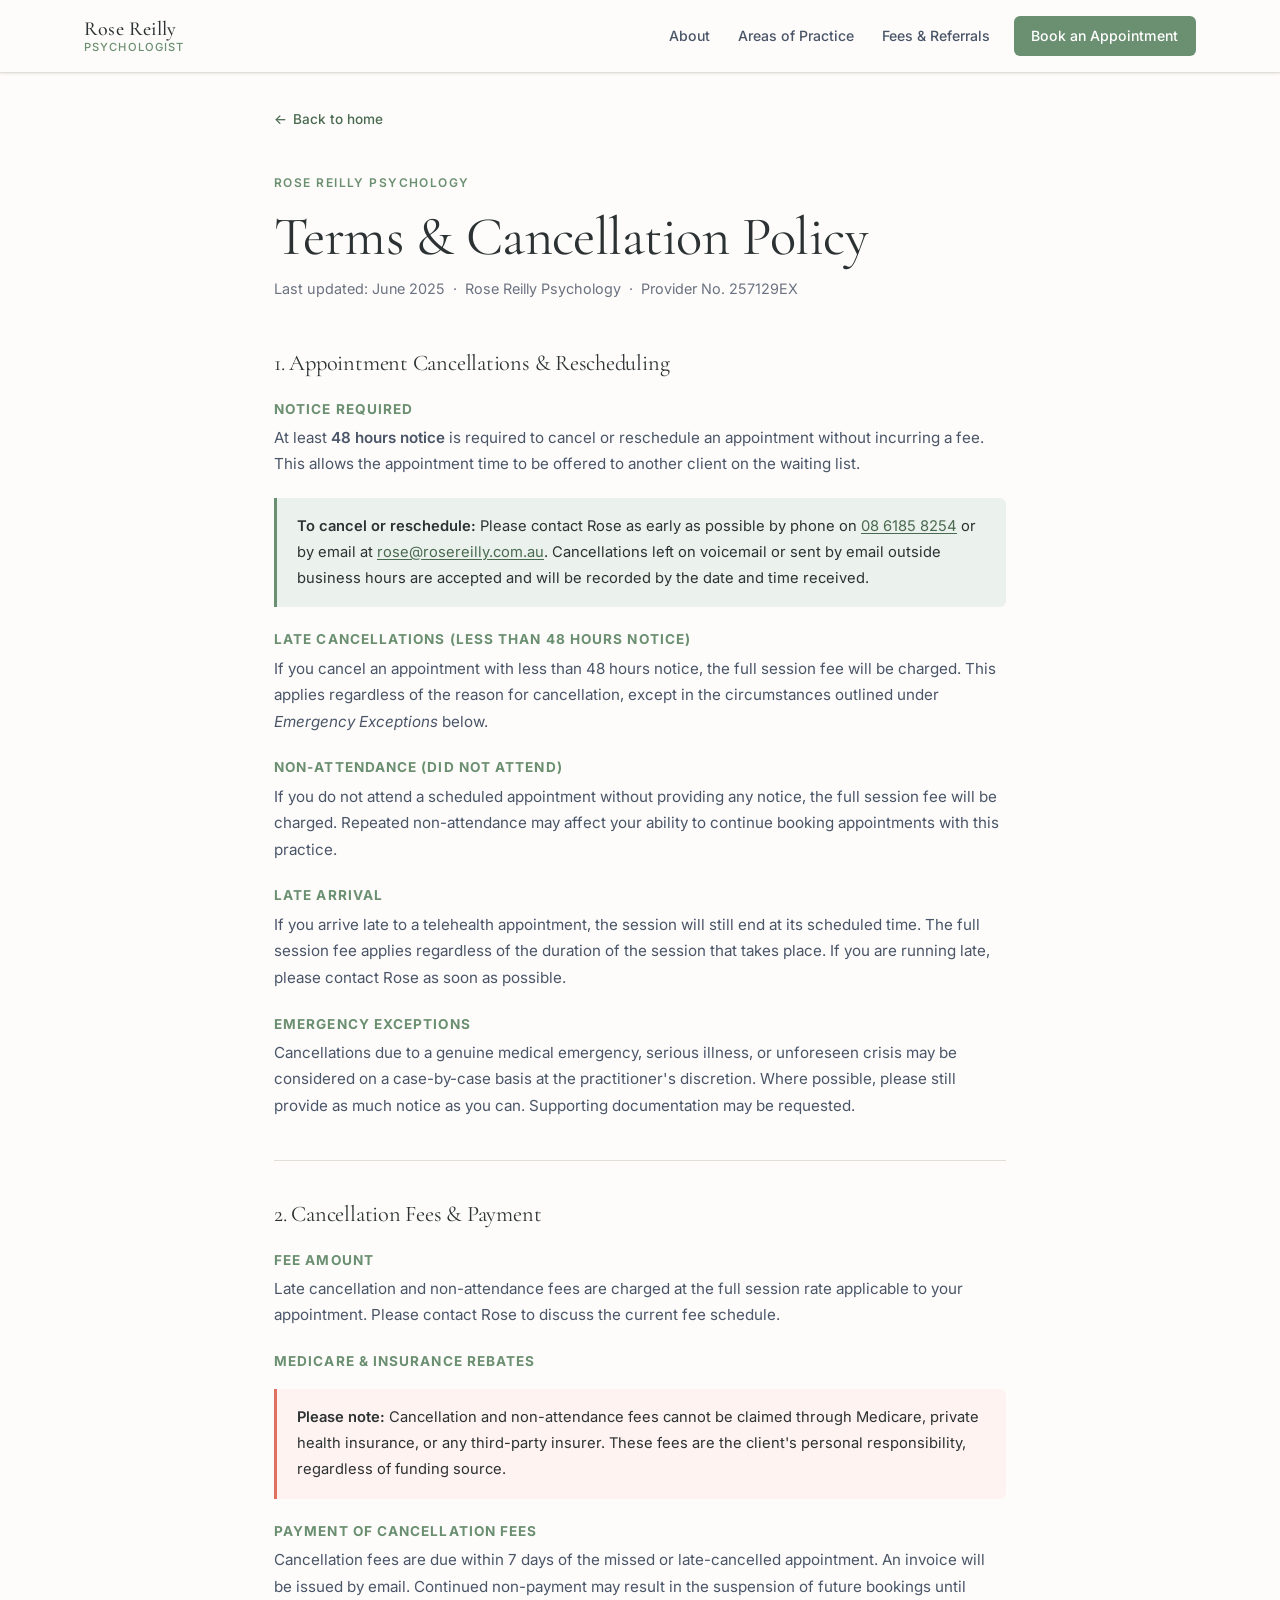
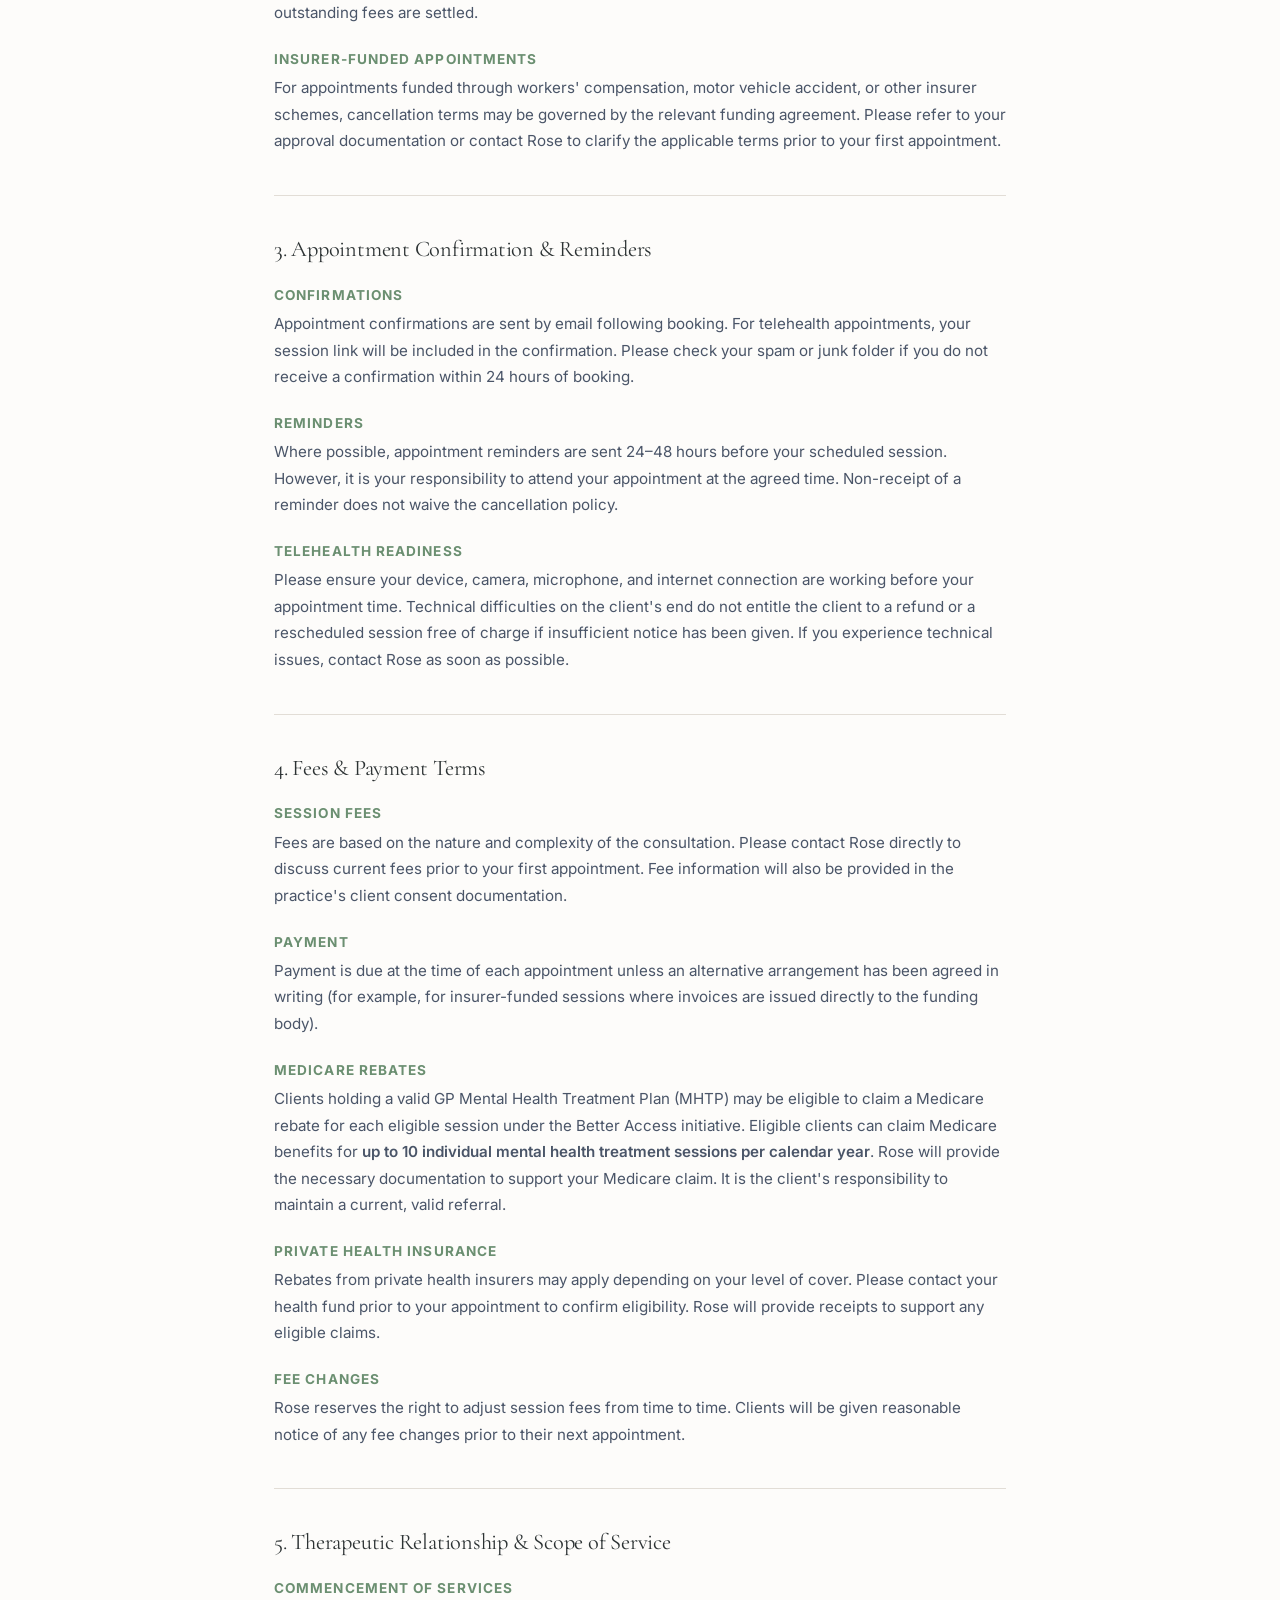
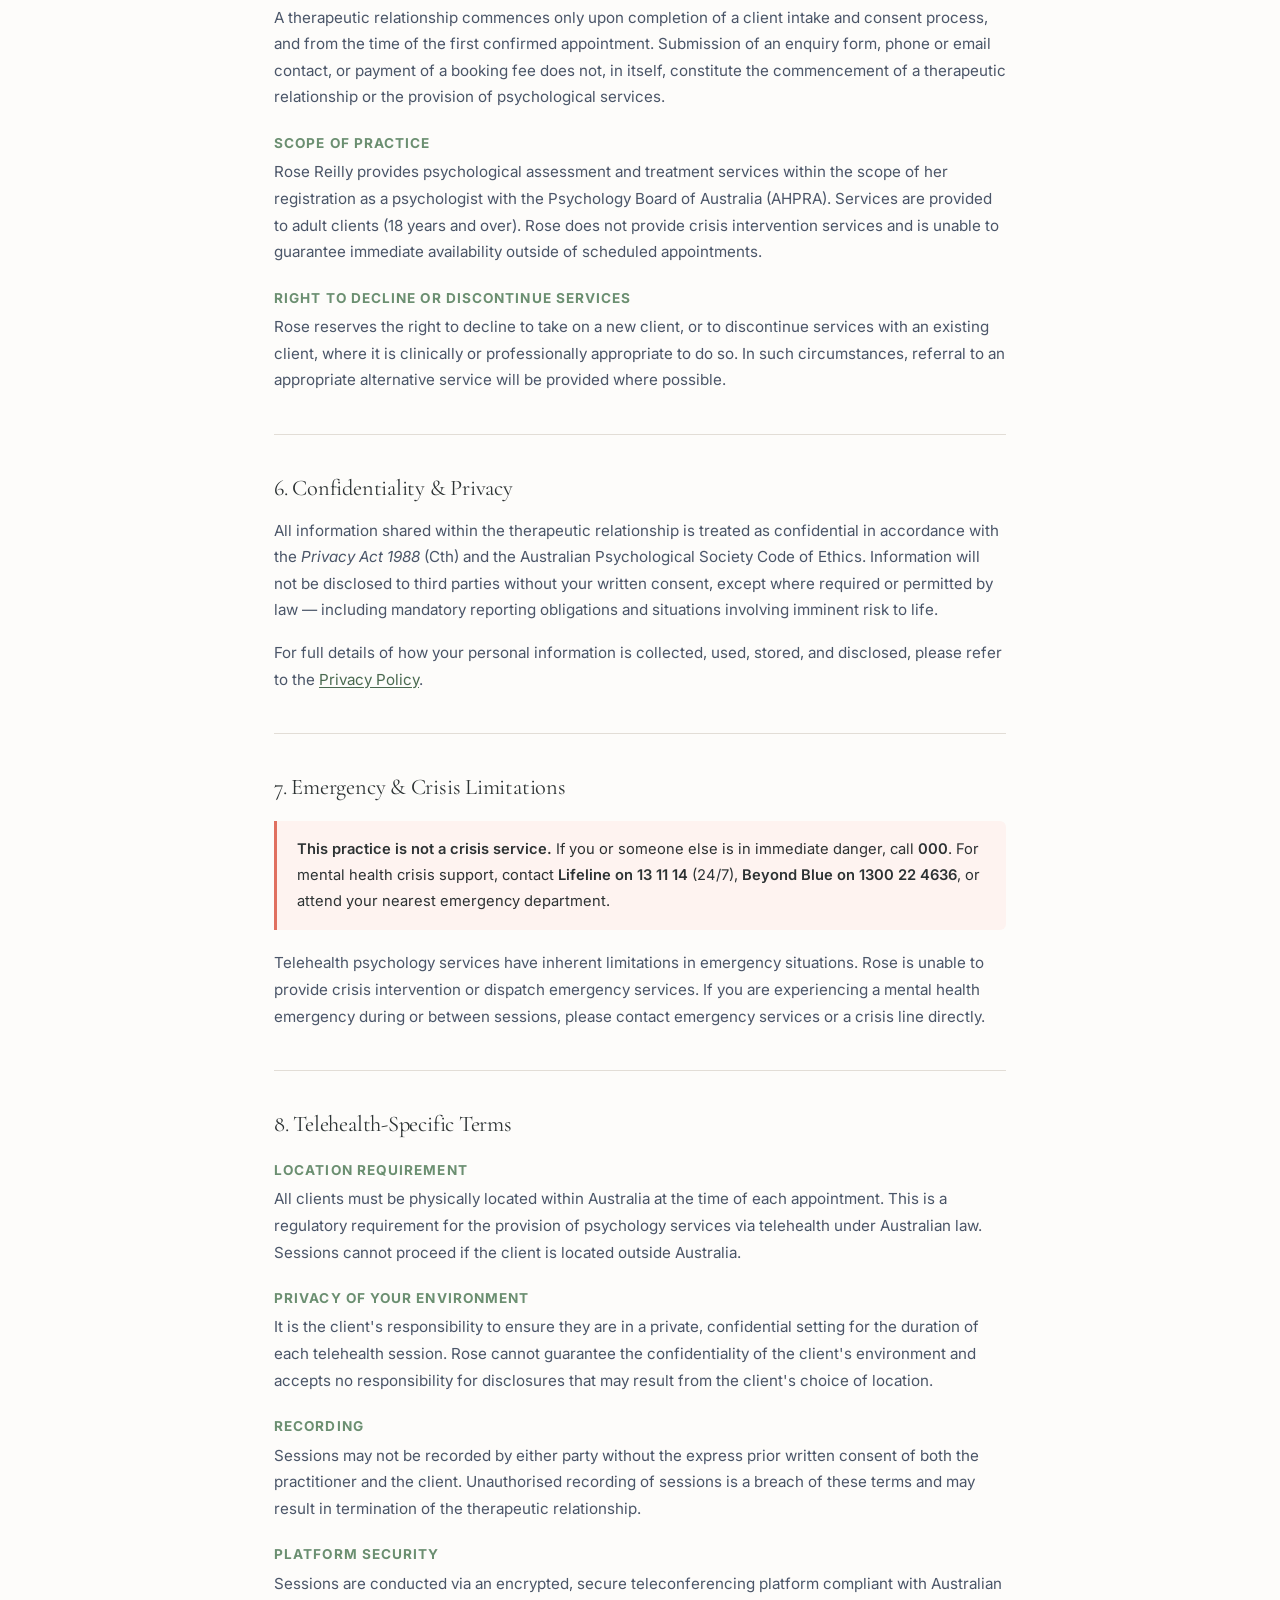
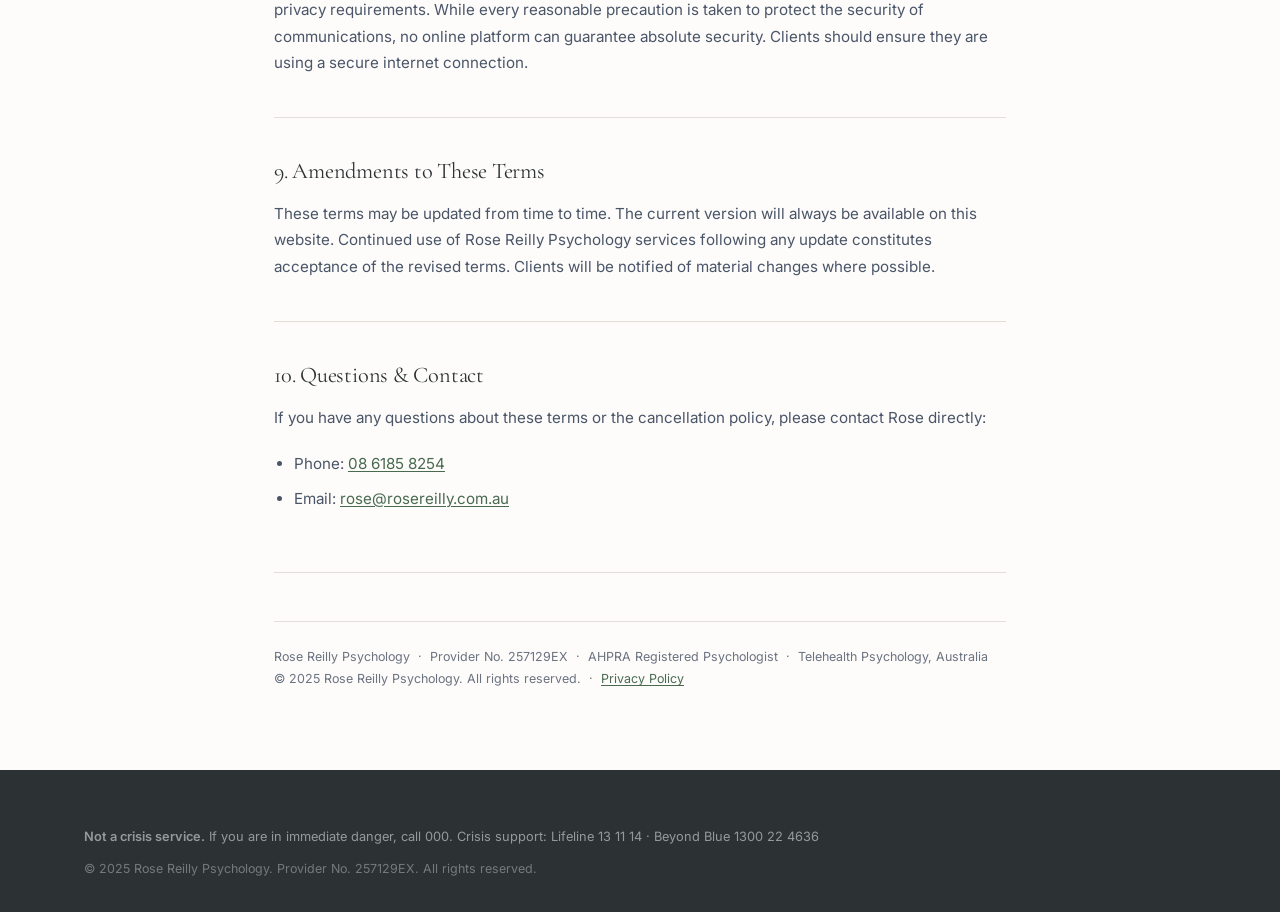
<file: terms.html>
<!DOCTYPE html>
<html lang="en">
<head>
    <meta charset="UTF-8">
    <meta name="viewport" content="width=device-width, initial-scale=1.0">
    <title>Terms &amp; Cancellation Policy | Rose Reilly Psychology</title>
    <meta name="description" content="Terms of service, cancellation policy and appointment conditions for Rose Reilly Psychology telehealth practice.">
    <link rel="preconnect" href="https://fonts.googleapis.com">
    <link rel="preconnect" href="https://fonts.gstatic.com" crossorigin>
    <link href="https://fonts.googleapis.com/css2?family=Cormorant+Garamond:ital,wght@0,300;0,400;0,500;0,600;1,300;1,400&family=Inter:wght@300;400;500;600&display=swap" rel="stylesheet">
    <link rel="stylesheet" href="styles.css">
    <style>
        .policy-page { max-width: 780px; margin: 0 auto; padding: 2rem 1.5rem 5rem; }
        .policy-page h1 { margin-bottom: 0.4rem; }
        .policy-page .policy-subtitle { color: var(--grey); font-size: 0.9rem; margin-bottom: 3rem; }
        .policy-section { margin-bottom: 2.5rem; padding-bottom: 2.5rem; border-bottom: 1px solid var(--border); }
        .policy-section:last-child { border-bottom: none; }
        .policy-section h2 { font-size: 1.4rem; margin-bottom: 1rem; color: var(--charcoal); }
        .policy-section h3 { font-family: var(--font-sans); font-size: 0.85rem; font-weight: 700; letter-spacing: 0.08em; text-transform: uppercase; color: var(--sage); margin: 1.5rem 0 0.5rem; }
        .policy-section p { font-size: 0.95rem; color: var(--charcoal-mid); }
        .policy-section ul { padding-left: 1.25rem; margin-bottom: 1rem; }
        .policy-section ul li { font-size: 0.95rem; color: var(--charcoal-mid); padding: 0.25rem 0; list-style: disc; }
        .policy-highlight { background: var(--sage-light); border-left: 3px solid var(--sage); border-radius: 0 var(--radius) var(--radius) 0; padding: 1rem 1.25rem; margin: 1.25rem 0; font-size: 0.92rem; color: var(--charcoal); }
        .policy-highlight strong { color: var(--charcoal); }
        .policy-warning { background: #FEF3F0; border-left: 3px solid #E07060; border-radius: 0 var(--radius) var(--radius) 0; padding: 1rem 1.25rem; margin: 1.25rem 0; font-size: 0.92rem; color: var(--charcoal); }
        .back-link { display: inline-flex; align-items: center; gap: 0.4rem; font-size: 0.85rem; font-weight: 500; text-decoration: none; color: var(--sage-dark); margin-bottom: 2.5rem; }
        .back-link:hover { color: var(--accent); }
        .back-link::before { content: '←'; }
        .policy-meta { font-size: 0.78rem; color: var(--grey); margin-top: 3rem; padding-top: 1.5rem; border-top: 1px solid var(--border); }
    </style>
</head>
<body>

    <!-- Navigation -->
    <header class="nav is-scrolled" id="nav">
        <div class="nav-container">
            <a href="index.html" class="nav-brand">
                <span class="nav-name">Rose Reilly</span>
                <span class="nav-credential">Psychologist</span>
            </a>
            <nav class="nav-links" aria-label="Main navigation">
                <a href="about.html">About</a>
                <a href="index.html#areas">Areas of Practice</a>
                <a href="index.html#referrals">Fees &amp; Referrals</a>
                <a href="index.html#contact" class="nav-cta">Book an Appointment</a>
            </nav>
        </div>
    </header>

    <main style="padding-top: 72px; background: var(--warm-white);">
        <div class="policy-page">

            <a href="index.html" class="back-link">Back to home</a>

            <span class="eyebrow">Rose Reilly Psychology</span>
            <h1>Terms &amp; Cancellation Policy</h1>
            <p class="policy-subtitle">Last updated: June 2025 &nbsp;&middot;&nbsp; Rose Reilly Psychology &nbsp;&middot;&nbsp; Provider No. 257129EX</p>

            <!-- 1. Appointments & Cancellations -->
            <div class="policy-section">
                <h2>1. Appointment Cancellations &amp; Rescheduling</h2>

                <h3>Notice Required</h3>
                <p>At least <strong>48 hours notice</strong> is required to cancel or reschedule an appointment without incurring a fee. This allows the appointment time to be offered to another client on the waiting list.</p>

                <div class="policy-highlight">
                    <strong>To cancel or reschedule:</strong> Please contact Rose as early as possible by phone on <a href="tel:0861858254">08 6185 8254</a> or by email at <a href="mailto:rose@rosereilly.com.au">rose@rosereilly.com.au</a>. Cancellations left on voicemail or sent by email outside business hours are accepted and will be recorded by the date and time received.
                </div>

                <h3>Late Cancellations (less than 48 hours notice)</h3>
                <p>If you cancel an appointment with less than 48 hours notice, the full session fee will be charged. This applies regardless of the reason for cancellation, except in the circumstances outlined under <em>Emergency Exceptions</em> below.</p>

                <h3>Non-Attendance (Did Not Attend)</h3>
                <p>If you do not attend a scheduled appointment without providing any notice, the full session fee will be charged. Repeated non-attendance may affect your ability to continue booking appointments with this practice.</p>

                <h3>Late Arrival</h3>
                <p>If you arrive late to a telehealth appointment, the session will still end at its scheduled time. The full session fee applies regardless of the duration of the session that takes place. If you are running late, please contact Rose as soon as possible.</p>

                <h3>Emergency Exceptions</h3>
                <p>Cancellations due to a genuine medical emergency, serious illness, or unforeseen crisis may be considered on a case-by-case basis at the practitioner's discretion. Where possible, please still provide as much notice as you can. Supporting documentation may be requested.</p>
            </div>

            <!-- 2. Cancellation Fees & Payment -->
            <div class="policy-section">
                <h2>2. Cancellation Fees &amp; Payment</h2>

                <h3>Fee Amount</h3>
                <p>Late cancellation and non-attendance fees are charged at the full session rate applicable to your appointment. Please contact Rose to discuss the current fee schedule.</p>

                <h3>Medicare &amp; Insurance Rebates</h3>
                <div class="policy-warning">
                    <strong>Please note:</strong> Cancellation and non-attendance fees cannot be claimed through Medicare, private health insurance, or any third-party insurer. These fees are the client's personal responsibility, regardless of funding source.
                </div>

                <h3>Payment of Cancellation Fees</h3>
                <p>Cancellation fees are due within 7 days of the missed or late-cancelled appointment. An invoice will be issued by email. Continued non-payment may result in the suspension of future bookings until outstanding fees are settled.</p>

                <h3>Insurer-Funded Appointments</h3>
                <p>For appointments funded through workers' compensation, motor vehicle accident, or other insurer schemes, cancellation terms may be governed by the relevant funding agreement. Please refer to your approval documentation or contact Rose to clarify the applicable terms prior to your first appointment.</p>
            </div>

            <!-- 3. Appointment Confirmation & Reminders -->
            <div class="policy-section">
                <h2>3. Appointment Confirmation &amp; Reminders</h2>

                <h3>Confirmations</h3>
                <p>Appointment confirmations are sent by email following booking. For telehealth appointments, your session link will be included in the confirmation. Please check your spam or junk folder if you do not receive a confirmation within 24 hours of booking.</p>

                <h3>Reminders</h3>
                <p>Where possible, appointment reminders are sent 24–48 hours before your scheduled session. However, it is your responsibility to attend your appointment at the agreed time. Non-receipt of a reminder does not waive the cancellation policy.</p>

                <h3>Telehealth Readiness</h3>
                <p>Please ensure your device, camera, microphone, and internet connection are working before your appointment time. Technical difficulties on the client's end do not entitle the client to a refund or a rescheduled session free of charge if insufficient notice has been given. If you experience technical issues, contact Rose as soon as possible.</p>
            </div>

            <!-- 4. Fees & Payment Terms -->
            <div class="policy-section">
                <h2>4. Fees &amp; Payment Terms</h2>

                <h3>Session Fees</h3>
                <p>Fees are based on the nature and complexity of the consultation. Please contact Rose directly to discuss current fees prior to your first appointment. Fee information will also be provided in the practice's client consent documentation.</p>

                <h3>Payment</h3>
                <p>Payment is due at the time of each appointment unless an alternative arrangement has been agreed in writing (for example, for insurer-funded sessions where invoices are issued directly to the funding body).</p>

                <h3>Medicare Rebates</h3>
                <p>Clients holding a valid GP Mental Health Treatment Plan (MHTP) may be eligible to claim a Medicare rebate for each eligible session under the Better Access initiative. Eligible clients can claim Medicare benefits for <strong>up to 10 individual mental health treatment sessions per calendar year</strong>. Rose will provide the necessary documentation to support your Medicare claim. It is the client's responsibility to maintain a current, valid referral.</p>

                <h3>Private Health Insurance</h3>
                <p>Rebates from private health insurers may apply depending on your level of cover. Please contact your health fund prior to your appointment to confirm eligibility. Rose will provide receipts to support any eligible claims.</p>

                <h3>Fee Changes</h3>
                <p>Rose reserves the right to adjust session fees from time to time. Clients will be given reasonable notice of any fee changes prior to their next appointment.</p>
            </div>

            <!-- 5. Therapeutic Relationship & Scope -->
            <div class="policy-section">
                <h2>5. Therapeutic Relationship &amp; Scope of Service</h2>

                <h3>Commencement of Services</h3>
                <p>A therapeutic relationship commences only upon completion of a client intake and consent process, and from the time of the first confirmed appointment. Submission of an enquiry form, phone or email contact, or payment of a booking fee does not, in itself, constitute the commencement of a therapeutic relationship or the provision of psychological services.</p>

                <h3>Scope of Practice</h3>
                <p>Rose Reilly provides psychological assessment and treatment services within the scope of her registration as a psychologist with the Psychology Board of Australia (AHPRA). Services are provided to adult clients (18 years and over). Rose does not provide crisis intervention services and is unable to guarantee immediate availability outside of scheduled appointments.</p>

                <h3>Right to Decline or Discontinue Services</h3>
                <p>Rose reserves the right to decline to take on a new client, or to discontinue services with an existing client, where it is clinically or professionally appropriate to do so. In such circumstances, referral to an appropriate alternative service will be provided where possible.</p>
            </div>

            <!-- 6. Confidentiality & Privacy -->
            <div class="policy-section">
                <h2>6. Confidentiality &amp; Privacy</h2>

                <p>All information shared within the therapeutic relationship is treated as confidential in accordance with the <em>Privacy Act 1988</em> (Cth) and the Australian Psychological Society Code of Ethics. Information will not be disclosed to third parties without your written consent, except where required or permitted by law — including mandatory reporting obligations and situations involving imminent risk to life.</p>

                <p>For full details of how your personal information is collected, used, stored, and disclosed, please refer to the <a href="privacy.html">Privacy Policy</a>.</p>
            </div>

            <!-- 7. Emergency & Crisis Limitations -->
            <div class="policy-section">
                <h2>7. Emergency &amp; Crisis Limitations</h2>

                <div class="policy-warning">
                    <strong>This practice is not a crisis service.</strong> If you or someone else is in immediate danger, call <strong>000</strong>. For mental health crisis support, contact <strong>Lifeline on 13 11 14</strong> (24/7), <strong>Beyond Blue on 1300 22 4636</strong>, or attend your nearest emergency department.
                </div>

                <p>Telehealth psychology services have inherent limitations in emergency situations. Rose is unable to provide crisis intervention or dispatch emergency services. If you are experiencing a mental health emergency during or between sessions, please contact emergency services or a crisis line directly.</p>
            </div>

            <!-- 8. Telehealth-Specific Terms -->
            <div class="policy-section">
                <h2>8. Telehealth-Specific Terms</h2>

                <h3>Location Requirement</h3>
                <p>All clients must be physically located within Australia at the time of each appointment. This is a regulatory requirement for the provision of psychology services via telehealth under Australian law. Sessions cannot proceed if the client is located outside Australia.</p>

                <h3>Privacy of Your Environment</h3>
                <p>It is the client's responsibility to ensure they are in a private, confidential setting for the duration of each telehealth session. Rose cannot guarantee the confidentiality of the client's environment and accepts no responsibility for disclosures that may result from the client's choice of location.</p>

                <h3>Recording</h3>
                <p>Sessions may not be recorded by either party without the express prior written consent of both the practitioner and the client. Unauthorised recording of sessions is a breach of these terms and may result in termination of the therapeutic relationship.</p>

                <h3>Platform Security</h3>
                <p>Sessions are conducted via an encrypted, secure teleconferencing platform compliant with Australian privacy requirements. While every reasonable precaution is taken to protect the security of communications, no online platform can guarantee absolute security. Clients should ensure they are using a secure internet connection.</p>
            </div>

            <!-- 9. Amendments -->
            <div class="policy-section">
                <h2>9. Amendments to These Terms</h2>
                <p>These terms may be updated from time to time. The current version will always be available on this website. Continued use of Rose Reilly Psychology services following any update constitutes acceptance of the revised terms. Clients will be notified of material changes where possible.</p>
            </div>

            <!-- 10. Contact -->
            <div class="policy-section">
                <h2>10. Questions &amp; Contact</h2>
                <p>If you have any questions about these terms or the cancellation policy, please contact Rose directly:</p>
                <ul>
                    <li>Phone: <a href="tel:0861858254">08 6185 8254</a></li>
                    <li>Email: <a href="mailto:rose@rosereilly.com.au">rose@rosereilly.com.au</a></li>
                </ul>
            </div>

            <p class="policy-meta">Rose Reilly Psychology &nbsp;&middot;&nbsp; Provider No. 257129EX &nbsp;&middot;&nbsp; AHPRA Registered Psychologist &nbsp;&middot;&nbsp; Telehealth Psychology, Australia<br>
            &copy; 2025 Rose Reilly Psychology. All rights reserved. &nbsp;&middot;&nbsp; <a href="privacy.html">Privacy Policy</a></p>

        </div>
    </main>

    <footer class="footer">
        <div class="container">
            <div class="footer-bottom" style="padding-top: 0;">
                <p class="crisis-disclaimer"><strong>Not a crisis service.</strong> If you are in immediate danger, call 000. Crisis support: Lifeline 13 11 14 &middot; Beyond Blue 1300 22 4636</p>
                <p class="copyright">&copy; 2025 Rose Reilly Psychology. Provider No. 257129EX. All rights reserved.</p>
            </div>
        </div>
    </footer>

</body>
</html>
</file>
<file: styles.css>
/* ============================================================
   Rose Reilly Psychology — Stylesheet
   ============================================================ */

/* ── Custom Properties ─────────────────────────────────────── */
:root {
  --sage:          #6B8F71;
  --sage-dark:     #4A6A50;
  --sage-mid:      #8DAA93;
  --sage-light:    #EBF1EC;
  --sage-pale:     #F2F6F3;
  --cream:         #F5F1EB;
  --cream-dark:    #EDE8DF;
  --warm-white:    #FDFCFA;
  --accent:        #B8906A;
  --accent-light:  #F5E9DC;
  --charcoal:      #2C3233;
  --charcoal-mid:  #4A5568;
  --grey:          #6B7280;
  --light-grey:    #D1CBC2;
  --border:        #E2DDD6;
  --white:         #FFFFFF;

  --font-serif: 'Cormorant Garamond', Georgia, 'Times New Roman', serif;
  --font-sans:  'Inter', system-ui, -apple-system, BlinkMacSystemFont, sans-serif;

  --max-width:  1160px;
  --gap:        2rem;
  --radius:     6px;
  --radius-lg:  12px;

  --shadow-sm: 0 1px 3px rgba(44,50,51,0.06), 0 1px 2px rgba(44,50,51,0.04);
  --shadow:    0 4px 16px rgba(44,50,51,0.07), 0 2px 6px rgba(44,50,51,0.04);
  --shadow-lg: 0 8px 32px rgba(44,50,51,0.09), 0 4px 12px rgba(44,50,51,0.05);
}

/* ── Reset ─────────────────────────────────────────────────── */
*, *::before, *::after { box-sizing: border-box; margin: 0; padding: 0; }

html {
  scroll-behavior: smooth;
  scroll-padding-top: 80px;
}

body {
  font-family: var(--font-sans);
  font-size: 16px;
  line-height: 1.75;
  color: var(--charcoal);
  background: var(--warm-white);
  -webkit-font-smoothing: antialiased;
  -moz-osx-font-smoothing: grayscale;
}

img { max-width: 100%; height: auto; display: block; }

a {
  color: var(--sage-dark);
  text-decoration: underline;
  text-underline-offset: 2px;
  transition: color 0.2s ease;
}
a:hover { color: var(--accent); }

ul { list-style: none; }

/* ── Typography ────────────────────────────────────────────── */
h1, h2, h3, h4 {
  font-family: var(--font-serif);
  font-weight: 400;
  line-height: 1.2;
  color: var(--charcoal);
}

h1 { font-size: clamp(2.2rem, 5vw, 3.4rem); letter-spacing: -0.01em; }
h2 { font-size: clamp(1.8rem, 3.5vw, 2.6rem); letter-spacing: -0.01em; }
h3 { font-size: 1.25rem; font-weight: 500; }
h4 { font-size: 1rem; font-weight: 600; font-family: var(--font-sans); letter-spacing: 0.01em; }

p { margin-bottom: 1rem; }
p:last-child { margin-bottom: 0; }

strong { font-weight: 600; }

/* ── Utility ───────────────────────────────────────────────── */
.container {
  max-width: var(--max-width);
  margin: 0 auto;
  padding: 0 1.5rem;
}

.section { padding: 5rem 0; }

.section-white  { background: var(--white); }
.section-cream  { background: var(--cream); }
.section-warm   { background: var(--warm-white); }
.section-sage   { background: var(--sage); }

.eyebrow {
  display: block;
  font-family: var(--font-sans);
  font-size: 0.75rem;
  font-weight: 600;
  letter-spacing: 0.12em;
  text-transform: uppercase;
  color: var(--sage);
  margin-bottom: 0.75rem;
  text-decoration: none;
}
.eyebrow-light { color: var(--sage-light); }

h2.light { color: var(--white); }

.section-intro {
  font-size: 1.05rem;
  color: var(--grey);
  max-width: 640px;
  margin-top: 0.75rem;
  margin-bottom: 3rem;
  line-height: 1.8;
}
.section-intro-light { color: rgba(255,255,255,0.82); }

/* ── Buttons ───────────────────────────────────────────────── */
.btn {
  display: inline-block;
  font-family: var(--font-sans);
  font-size: 0.9rem;
  font-weight: 500;
  letter-spacing: 0.01em;
  padding: 0.8rem 1.8rem;
  border-radius: var(--radius);
  border: 2px solid transparent;
  text-decoration: none;
  cursor: pointer;
  transition: all 0.22s ease;
  white-space: nowrap;
}

.btn-primary {
  background: var(--sage);
  color: var(--white);
  border-color: var(--sage);
}
.btn-primary:hover {
  background: var(--sage-dark);
  border-color: var(--sage-dark);
  color: var(--white);
}

.btn-secondary {
  background: transparent;
  color: var(--charcoal);
  border-color: var(--charcoal);
}
.btn-secondary:hover {
  background: var(--charcoal);
  color: var(--white);
}

.btn-large  { padding: 1rem 2.4rem; font-size: 1rem; }
.btn-full   { display: block; text-align: center; width: 100%; }

/* ── Navigation ────────────────────────────────────────────── */
.nav {
  position: fixed;
  top: 0;
  left: 0;
  right: 0;
  z-index: 100;
  background: rgba(253, 252, 250, 0.22);
  backdrop-filter: blur(6px);
  -webkit-backdrop-filter: blur(6px);
  border-bottom: 1px solid transparent;
  transition: border-color 0.3s ease, box-shadow 0.3s ease, background 0.3s ease, backdrop-filter 0.3s ease;
}

.nav.is-scrolled {
  border-bottom-color: var(--border);
  box-shadow: var(--shadow-sm);
  background: rgba(253, 252, 250, 0.97);
  backdrop-filter: blur(12px);
  -webkit-backdrop-filter: blur(12px);
}

.nav-container {
  max-width: var(--max-width);
  margin: 0 auto;
  padding: 0 1.5rem;
  height: 72px;
  display: flex;
  align-items: center;
  justify-content: space-between;
}

.nav-brand {
  display: flex;
  flex-direction: column;
  text-decoration: none;
  line-height: 1.2;
  flex-shrink: 0;
}
.nav-name {
  font-family: var(--font-serif);
  font-size: 1.25rem;
  font-weight: 500;
  color: var(--charcoal);
  letter-spacing: 0.01em;
}
.nav-credential {
  font-size: 0.7rem;
  font-weight: 500;
  letter-spacing: 0.1em;
  text-transform: uppercase;
  color: var(--sage);
}

.nav-links {
  display: flex;
  align-items: center;
  gap: 0.25rem;
}
.nav-links a {
  font-size: 0.88rem;
  font-weight: 500;
  color: var(--charcoal-mid);
  text-decoration: none;
  padding: 0.5rem 0.75rem;
  border-radius: var(--radius);
  transition: color 0.2s ease, background 0.2s ease;
}
.nav-links a:hover { color: var(--charcoal); background: var(--sage-pale); }

.nav-links .nav-cta {
  background: var(--sage);
  color: var(--white);
  padding: 0.5rem 1.1rem;
  margin-left: 0.5rem;
}
.nav-links .nav-cta:hover { background: var(--sage-dark); color: var(--white); }

/* Hamburger */
.nav-toggle {
  display: none;
  flex-direction: column;
  gap: 5px;
  cursor: pointer;
  background: none;
  border: none;
  padding: 0.4rem;
  border-radius: var(--radius);
}
.nav-toggle span {
  display: block;
  width: 22px;
  height: 2px;
  background: var(--charcoal);
  border-radius: 2px;
  transition: transform 0.25s ease, opacity 0.25s ease;
}
.nav-toggle[aria-expanded="true"] span:nth-child(1) { transform: translateY(7px) rotate(45deg); }
.nav-toggle[aria-expanded="true"] span:nth-child(2) { opacity: 0; }
.nav-toggle[aria-expanded="true"] span:nth-child(3) { transform: translateY(-7px) rotate(-45deg); }

/* ── Hero ──────────────────────────────────────────────────── */
.hero {
  position: relative;
  min-height: 100svh;
  display: flex;
  align-items: center;
  background: linear-gradient(145deg, var(--cream) 0%, var(--sage-light) 60%, #ddeadf 100%);
  overflow: hidden;
  padding-top: 72px;
}

.hero-bg {
  position: absolute;
  inset: 0;
  pointer-events: none;
}

.hero::after {
  content: '';
  position: absolute;
  left: 0;
  right: 0;
  bottom: 0;
  height: 220px;
  background: linear-gradient(to bottom, rgba(245, 241, 235, 0) 0%, var(--cream) 100%);
  pointer-events: none;
  z-index: 1;
}

/* Slideshow */
.hero-slideshow {
  position: absolute;
  inset: 0;
}

.hero-slide {
  position: absolute;
  inset: 0;
  width: 100%;
  height: 100%;
  object-fit: cover;
  object-position: center;
  opacity: 0;
  transition: opacity 1.5s ease-in-out;
}

.hero-slide.is-active {
  opacity: 0.3;
}
.hero-circle {
  position: absolute;
  border-radius: 50%;
}
.hero-circle-1 {
  width: 680px;
  height: 680px;
  background: rgba(107, 143, 113, 0.10);
  top: -220px;
  right: -140px;
}
.hero-circle-2 {
  width: 420px;
  height: 420px;
  background: rgba(184, 144, 106, 0.07);
  bottom: -120px;
  left: -80px;
}
.hero-circle-3 {
  width: 260px;
  height: 260px;
  background: rgba(107, 143, 113, 0.07);
  top: 50%;
  left: 55%;
  transform: translate(-50%, -50%);
}

.hero-content {
  position: relative;
  z-index: 2;
  max-width: var(--max-width);
  width: 100%;
  margin: 0 auto;
  padding: 4rem 1.5rem;
}

.hero-content .eyebrow { margin-bottom: 1.25rem; }

.hero-content h1 {
  max-width: 100%;
  margin-bottom: 1.25rem;
}

.hero-location {
  font-family: var(--font-sans);
  font-size: 0.95rem;
  font-weight: 500;
  color: var(--sage-dark);
  max-width: 100%;
  margin-bottom: 1.25rem;
}

.hero-sub {
  font-size: 1.1rem;
  color: var(--charcoal-mid);
  max-width: 100%;
  line-height: 1.8;
  margin-bottom: 2.25rem;
}

.hero-tagline {
  font-family: var(--font-serif);
  font-size: 1.5rem;
  font-style: italic;
  font-weight: 300;
  color: var(--sage-dark);
  margin-top: 0.25rem;
  margin-bottom: 2rem;
  letter-spacing: 0.01em;
}

.hero-actions {
  display: flex;
  gap: 1rem;
  flex-wrap: wrap;
}

/* ── Hero: Meet Rose panel ────────────────────────────────── */
.hero-grid {
  display: grid;
  grid-template-columns: 1.15fr 0.85fr;
  gap: 3rem;
  align-items: center;
}

.hero-meet {
  background: rgba(253, 252, 250, 0.63);
  backdrop-filter: blur(10px);
  -webkit-backdrop-filter: blur(10px);
  border-radius: var(--radius-lg);
  box-shadow: 0 12px 40px rgba(44, 50, 51, 0.08);
  padding: 2.5rem 2.75rem;
  text-align: center;
}

.hero-meet-photo-wrap {
  width: 130px;
  height: 130px;
  border-radius: 50%;
  overflow: hidden;
  box-shadow: var(--shadow);
  margin: 0 auto 1.25rem;
}

.hero-meet-photo {
  width: 100%;
  height: 100%;
  object-fit: cover;
  object-position: center top;
  display: block;
}

.hero-meet h2 { margin-bottom: 0.75rem; font-size: 1.6rem; }
.hero-meet p { color: var(--charcoal-mid); margin-bottom: 1.25rem; font-size: 0.92rem; line-height: 1.7; }

.link-arrow {
  display: inline-block;
  font-weight: 500;
  color: var(--sage-dark);
  text-decoration: none;
  border-bottom: 1px solid var(--sage-mid);
  padding-bottom: 0.15rem;
}
.link-arrow:hover { color: var(--sage); border-color: var(--sage); }

/* ── About ─────────────────────────────────────────────────── */
.about-layout {
  display: grid;
  grid-template-columns: 1fr 340px;
  gap: 4rem;
  align-items: start;
}

.about-main h2 { margin-bottom: 0.5rem; }

.credentials {
  font-size: 0.82rem;
  font-weight: 500;
  letter-spacing: 0.05em;
  text-transform: uppercase;
  color: var(--sage);
  margin-bottom: 1.75rem;
}

.about-main p { color: var(--charcoal-mid); }

.approaches {
  display: flex;
  flex-wrap: wrap;
  gap: 0.5rem;
  margin: 1rem 0 1.5rem;
}
.approaches span {
  background: var(--sage-light);
  color: var(--sage-dark);
  font-size: 0.78rem;
  font-weight: 500;
  padding: 0.3rem 0.85rem;
  border-radius: 100px;
  line-height: 1.4;
}

.about-testimonial {
  font-family: var(--font-serif);
  font-size: 1.1rem;
  font-style: italic;
  color: var(--charcoal-mid);
  border-left: 3px solid var(--sage-mid);
  padding-left: 1.25rem;
  margin: 1.5rem 0;
}

.availability-note {
  margin-top: 1.75rem;
  padding: 1.1rem 1.4rem;
  background: var(--sage-light);
  border-left: 3px solid var(--sage);
  border-radius: 0 var(--radius) var(--radius) 0;
  font-size: 0.9rem;
  color: var(--charcoal);
}

.about-sidebar { display: flex; flex-direction: column; gap: 1.25rem; }

.about-portrait-wrap {
  border-radius: var(--radius-lg);
  overflow: hidden;
  box-shadow: var(--shadow);
  aspect-ratio: 4 / 5;
}

.about-portrait {
  width: 100%;
  height: 100%;
  object-fit: cover;
  object-position: center top;
  display: block;
}

.info-card {
  background: var(--cream);
  border-radius: var(--radius-lg);
  padding: 1.4rem 1.5rem;
}
.info-card h3 {
  font-family: var(--font-sans);
  font-size: 0.75rem;
  font-weight: 700;
  letter-spacing: 0.1em;
  text-transform: uppercase;
  color: var(--sage);
  margin-bottom: 0.9rem;
}
.info-card li {
  font-size: 0.88rem;
  color: var(--charcoal-mid);
  padding: 0.3rem 0;
  border-bottom: 1px solid var(--border);
  line-height: 1.5;
}
.info-card li:last-child { border-bottom: none; }
.info-card li::before {
  content: '–';
  color: var(--sage-mid);
  margin-right: 0.5rem;
}

/* ── Areas of Practice ─────────────────────────────────────── */
.areas-grid {
  display: grid;
  grid-template-columns: repeat(3, 1fr);
  gap: 1.25rem;
}

.area-card {
  background: var(--white);
  border-radius: var(--radius-lg);
  padding: 1.75rem 1.5rem;
  box-shadow: var(--shadow-sm);
  border: 1px solid rgba(226, 221, 214, 0.6);
  transition: box-shadow 0.22s ease, transform 0.22s ease;
}
.area-card:hover {
  box-shadow: var(--shadow);
  transform: translateY(-2px);
}

.area-marker {
  width: 32px;
  height: 3px;
  background: var(--sage);
  border-radius: 2px;
  margin-bottom: 1rem;
}

.area-card h3 {
  font-size: 1.1rem;
  margin-bottom: 0.6rem;
  color: var(--charcoal);
}

.area-card p {
  font-size: 0.88rem;
  color: var(--grey);
  line-height: 1.7;
  margin-bottom: 0;
}

/* ── Referrals, Fees & Rebates ─────────────────────────────── */
.referrals-grid {
  display: grid;
  grid-template-columns: 1fr 1fr;
  gap: 3rem;
  margin-bottom: 2.5rem;
}

.referral-block h3 {
  font-family: var(--font-serif);
  font-size: 1.4rem;
  font-weight: 500;
  padding-bottom: 0.75rem;
  border-bottom: 2px solid var(--sage-light);
  margin-bottom: 1.75rem;
}

.referral-item {
  margin-bottom: 1.75rem;
  padding-bottom: 1.75rem;
  border-bottom: 1px solid var(--border);
}
.referral-item:last-child { border-bottom: none; margin-bottom: 0; padding-bottom: 0; }

.referral-item-highlight {
  background: var(--sage-light);
  border: none;
  border-radius: var(--radius);
  padding: 1.1rem 1.4rem;
}
.referral-item-highlight h4 { color: var(--sage-dark); }

.referral-item h4 {
  margin-bottom: 0.5rem;
  color: var(--charcoal);
}
.referral-item p { font-size: 0.92rem; color: var(--charcoal-mid); }

.detail-list {
  margin-top: 0.6rem;
}
.detail-list li {
  font-size: 0.9rem;
  color: var(--charcoal-mid);
  padding: 0.2rem 0;
}
.detail-list li::before {
  content: '→';
  color: var(--sage);
  margin-right: 0.5rem;
  font-size: 0.8rem;
}

.availability-banner {
  background: var(--accent-light);
  border-radius: var(--radius-lg);
  padding: 1.25rem 1.75rem;
  font-size: 0.92rem;
  color: var(--charcoal);
  border-left: 3px solid var(--accent);
}

/* ── Telehealth ────────────────────────────────────────────── */
.section-sage .eyebrow-light { color: rgba(255,255,255,0.7); }
.section-sage h2 { color: var(--white); margin-bottom: 0.5rem; }

.telehealth-grid {
  display: grid;
  grid-template-columns: repeat(3, 1fr);
  gap: 1.25rem;
}

.telehealth-card {
  background: rgba(255,255,255,0.12);
  border: 1px solid rgba(255,255,255,0.18);
  border-radius: var(--radius-lg);
  padding: 1.75rem 1.5rem;
  backdrop-filter: blur(4px);
  transition: background 0.22s ease;
}
.telehealth-card:hover { background: rgba(255,255,255,0.18); }

.telehealth-number {
  font-family: var(--font-serif);
  font-size: 2.5rem;
  font-weight: 300;
  color: rgba(255,255,255,0.35);
  line-height: 1;
  margin-bottom: 0.75rem;
}

.telehealth-card h3 {
  font-size: 1.05rem;
  font-weight: 500;
  color: var(--white);
  margin-bottom: 0.6rem;
}
.telehealth-card p {
  font-size: 0.88rem;
  color: rgba(255,255,255,0.80);
  line-height: 1.7;
  margin-bottom: 0;
}

/* ── Contact ───────────────────────────────────────────────── */
.contact-layout {
  display: grid;
  grid-template-columns: 1fr 340px;
  gap: 4rem;
  align-items: start;
}

.booking-via {
  text-align: center;
  font-size: 0.76rem;
  color: var(--grey);
  margin-top: 0.6rem;
  margin-bottom: 0;
}
.coreplus-link {
  color: var(--sage-dark);
  font-weight: 500;
  text-decoration: none;
}
.coreplus-link:hover { color: var(--accent); text-decoration: underline; }

.form-divider {
  display: flex;
  align-items: center;
  gap: 1rem;
  margin: 1.75rem 0;
  color: var(--grey);
  font-size: 0.82rem;
  letter-spacing: 0.06em;
  text-transform: uppercase;
}
.form-divider::before,
.form-divider::after {
  content: '';
  flex: 1;
  height: 1px;
  background: var(--border);
}

/* Form */
.contact-form { display: flex; flex-direction: column; gap: 1.1rem; }

.form-row {
  display: grid;
  grid-template-columns: 1fr 1fr;
  gap: 1rem;
}

.form-group { display: flex; flex-direction: column; gap: 0.35rem; }

.form-group label {
  font-size: 0.82rem;
  font-weight: 600;
  color: var(--charcoal);
  letter-spacing: 0.01em;
}

.required { color: var(--accent); }

.form-group input[type="checkbox"] {
  appearance: auto;
  -webkit-appearance: auto;
}

.form-group input:not([type="checkbox"]),
.form-group select,
.form-group textarea {
  font-family: var(--font-sans);
  font-size: 0.92rem;
  color: var(--charcoal);
  background: var(--white);
  border: 1.5px solid var(--border);
  border-radius: var(--radius);
  padding: 0.7rem 0.9rem;
  width: 100%;
  transition: border-color 0.2s ease, box-shadow 0.2s ease;
  appearance: none;
  -webkit-appearance: none;
}
.form-group input::placeholder,
.form-group textarea::placeholder { color: var(--light-grey); }
.form-group input:focus,
.form-group select:focus,
.form-group textarea:focus {
  outline: none;
  border-color: var(--sage);
  box-shadow: 0 0 0 3px rgba(107,143,113,0.12);
}

.form-group select {
  background-image: url("data:image/svg+xml,%3Csvg xmlns='http://www.w3.org/2000/svg' width='12' height='8' viewBox='0 0 12 8'%3E%3Cpath d='M1 1l5 5 5-5' stroke='%236B7280' stroke-width='1.5' fill='none' stroke-linecap='round'/%3E%3C/svg%3E");
  background-repeat: no-repeat;
  background-position: right 0.9rem center;
  padding-right: 2.5rem;
  cursor: pointer;
}

.form-group textarea { resize: vertical; min-height: 120px; line-height: 1.6; }

.form-consent .checkbox-label {
  display: flex;
  gap: 0.75rem;
  align-items: flex-start;
  cursor: pointer;
  font-size: 0.84rem;
  color: var(--grey);
  line-height: 1.6;
  font-weight: 400;
}
.form-consent input[type="checkbox"] {
  width: 16px;
  height: 16px;
  min-width: 16px;
  margin-top: 2px;
  accent-color: var(--sage);
  cursor: pointer;
  border-radius: 3px;
}

/* Contact sidebar */
.contact-info { display: flex; flex-direction: column; gap: 1.5rem; }

.contact-detail-block {
  padding-bottom: 1.5rem;
  border-bottom: 1px solid var(--border);
}
.contact-detail-block:last-of-type { border-bottom: none; }

.contact-detail-block h3 {
  font-family: var(--font-sans);
  font-size: 0.72rem;
  font-weight: 700;
  letter-spacing: 0.12em;
  text-transform: uppercase;
  color: var(--sage);
  margin-bottom: 0.9rem;
}
.contact-detail-block p {
  font-size: 0.9rem;
  color: var(--charcoal-mid);
  margin-bottom: 0.75rem;
}

.small-note {
  font-size: 0.8rem;
  color: var(--grey);
}

.crisis-box {
  background: #FEF3F0;
  border: 1px solid #FDDDD6;
  border-radius: var(--radius-lg);
  padding: 1.25rem 1.4rem;
}
.crisis-box h4 {
  font-size: 0.78rem;
  font-weight: 700;
  letter-spacing: 0.08em;
  text-transform: uppercase;
  color: #C0392B;
  margin-bottom: 0.6rem;
}
.crisis-box p {
  font-size: 0.84rem;
  color: var(--charcoal-mid);
  margin-bottom: 0.5rem;
}
.crisis-box ul { margin-top: 0.3rem; }
.crisis-box li {
  font-size: 0.84rem;
  color: var(--charcoal-mid);
  padding: 0.2rem 0;
  line-height: 1.5;
}

.policy-links {
  display: flex;
  gap: 1.25rem;
  flex-wrap: wrap;
}
.policy-links a {
  font-size: 0.8rem;
  font-weight: 500;
}

/* ── Footer ────────────────────────────────────────────────── */
.footer {
  background: var(--charcoal);
  color: rgba(255,255,255,0.65);
  padding: 3.5rem 0 2rem;
}

.footer-inner {
  display: flex;
  align-items: flex-start;
  gap: 3rem;
  padding-bottom: 2.5rem;
  border-bottom: 1px solid rgba(255,255,255,0.1);
  flex-wrap: wrap;
}

.footer-brand { flex: 1; min-width: 180px; }
.footer-name {
  display: block;
  font-family: var(--font-serif);
  font-size: 1.2rem;
  font-weight: 500;
  color: var(--white);
  letter-spacing: 0.01em;
}
.footer-credential {
  display: block;
  font-size: 0.68rem;
  font-weight: 600;
  letter-spacing: 0.1em;
  text-transform: uppercase;
  color: var(--sage-mid);
  margin-bottom: 0.4rem;
}
.footer-tagline {
  font-size: 0.8rem;
  color: rgba(255,255,255,0.45);
  margin-top: 0.4rem;
  margin-bottom: 0;
}

.footer-nav {
  display: flex;
  flex-direction: column;
  gap: 0.4rem;
}
.footer-nav a {
  font-size: 0.85rem;
  color: rgba(255,255,255,0.65);
  text-decoration: none;
  transition: color 0.2s ease;
}
.footer-nav a:hover { color: var(--white); }

.footer-legal-links {
  display: flex;
  flex-direction: column;
  gap: 0.4rem;
}
.footer-legal-links a {
  font-size: 0.8rem;
  color: rgba(255,255,255,0.45);
  text-decoration: underline;
  text-underline-offset: 2px;
  transition: color 0.2s ease;
}
.footer-legal-links a:hover { color: rgba(255,255,255,0.75); }

.footer-bottom {
  padding-top: 1.75rem;
  display: flex;
  flex-direction: column;
  gap: 0.6rem;
}

.crisis-disclaimer {
  font-size: 0.8rem;
  color: rgba(255,255,255,0.5);
  margin-bottom: 0;
}
.copyright {
  font-size: 0.78rem;
  color: rgba(255,255,255,0.35);
  margin-bottom: 0;
}

/* ── Responsive ────────────────────────────────────────────── */
@media (max-width: 1024px) {
  .hero-grid      { grid-template-columns: 1fr; gap: 2.5rem; }
  .hero-meet      { max-width: 420px; margin: 0 auto; }

  .about-layout   { grid-template-columns: 1fr; gap: 2.5rem; }
  .about-sidebar  { display: grid; grid-template-columns: repeat(3, 1fr); gap: 1rem; }

  .referrals-grid { grid-template-columns: 1fr; gap: 2.5rem; }

  .contact-layout { grid-template-columns: 1fr; gap: 3rem; }
  .contact-info   { display: grid; grid-template-columns: repeat(2, 1fr); gap: 1.5rem; }
  .crisis-box     { grid-column: 1 / -1; }
  .policy-links   { grid-column: 1 / -1; }
}

@media (max-width: 768px) {
  :root { --section-pad: 3.5rem; }

  .section { padding: 3.5rem 0; }

  .hero-meet { padding: 2rem 1.75rem; }

  /* Nav mobile */
  .nav-toggle { display: flex; }

  .nav-links {
    display: none;
    position: absolute;
    top: 72px;
    left: 0;
    right: 0;
    flex-direction: column;
    align-items: stretch;
    background: var(--warm-white);
    border-bottom: 1px solid var(--border);
    padding: 1rem 1.5rem 1.5rem;
    gap: 0.25rem;
    box-shadow: var(--shadow);
  }
  .nav-links.is-open { display: flex; }
  .nav-links a { padding: 0.65rem 0.75rem; font-size: 0.95rem; }
  .nav-links .nav-cta { margin-left: 0; text-align: center; margin-top: 0.5rem; }

  /* Hero */
  .hero-circle-1 { width: 400px; height: 400px; top: -120px; right: -120px; }
  .hero-circle-2 { display: none; }

  /* Areas */
  .areas-grid { grid-template-columns: repeat(2, 1fr); }

  /* Telehealth */
  .telehealth-grid { grid-template-columns: 1fr 1fr; }

  /* About sidebar */
  .about-sidebar { grid-template-columns: 1fr; }

  /* Contact */
  .contact-info { grid-template-columns: 1fr; }
  .form-row { grid-template-columns: 1fr; }

  /* Footer */
  .footer-inner { flex-direction: column; gap: 2rem; }
  .footer-nav { flex-direction: row; flex-wrap: wrap; gap: 0.5rem 1.25rem; }
  .footer-legal-links { flex-direction: row; flex-wrap: wrap; gap: 0.5rem 1.25rem; }
}

@media (max-width: 480px) {
  .areas-grid       { grid-template-columns: 1fr; }
  .telehealth-grid  { grid-template-columns: 1fr; }

  .hero-actions { flex-direction: column; }
  .hero-actions .btn { text-align: center; }

  h1 { font-size: 2rem; }
  h2 { font-size: 1.6rem; }
}
</file>
